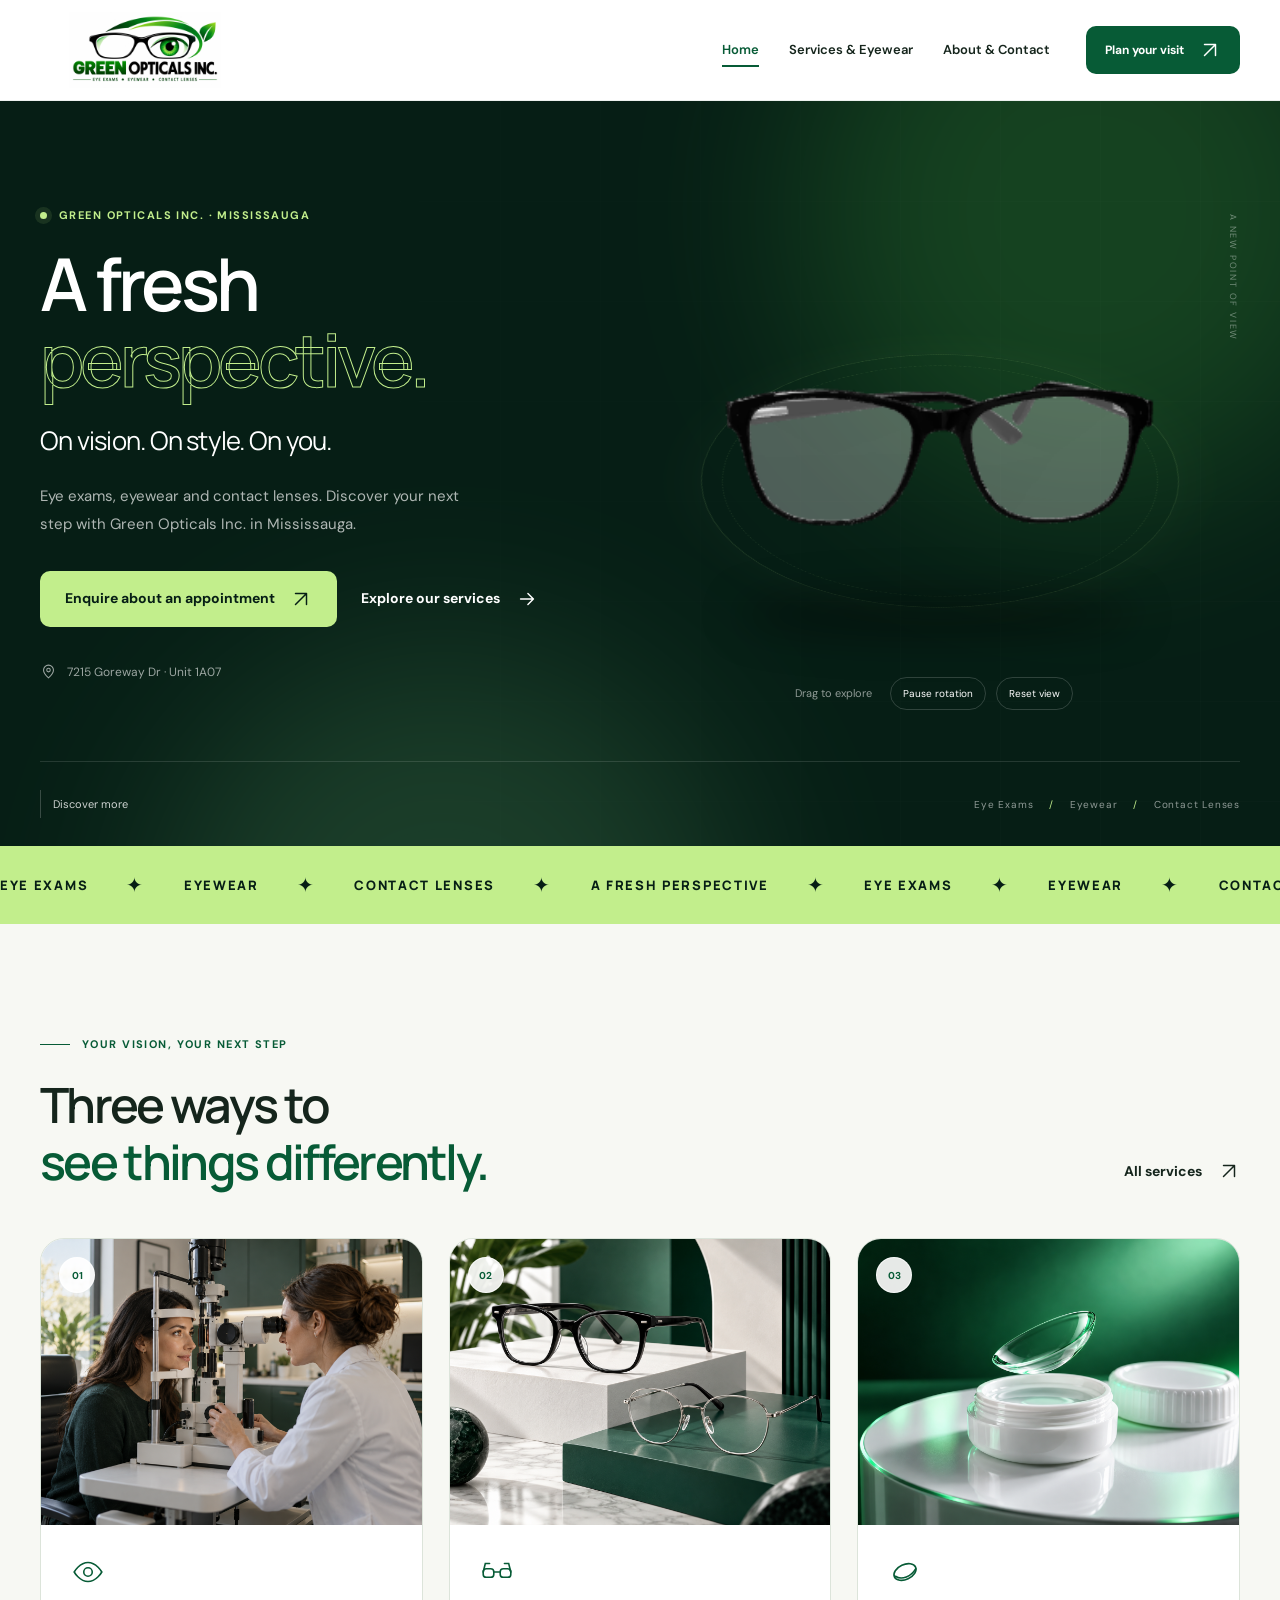
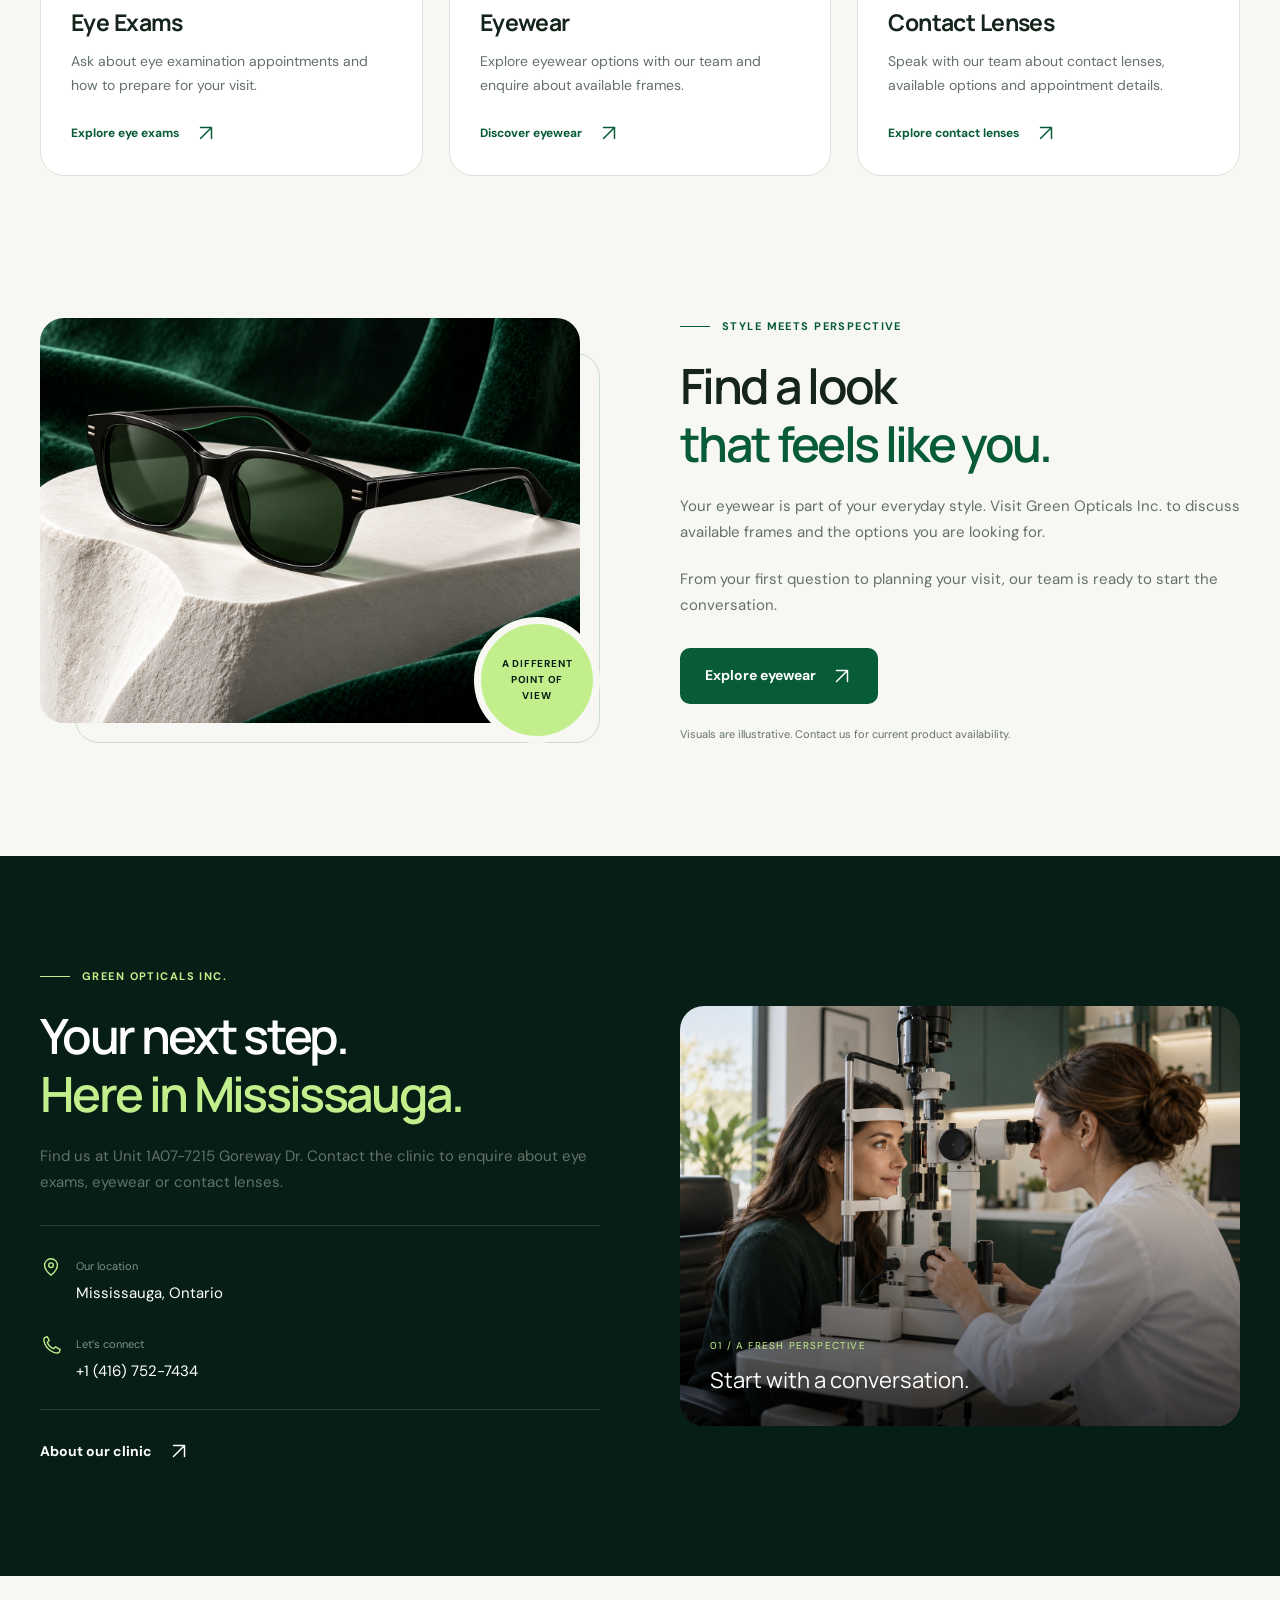
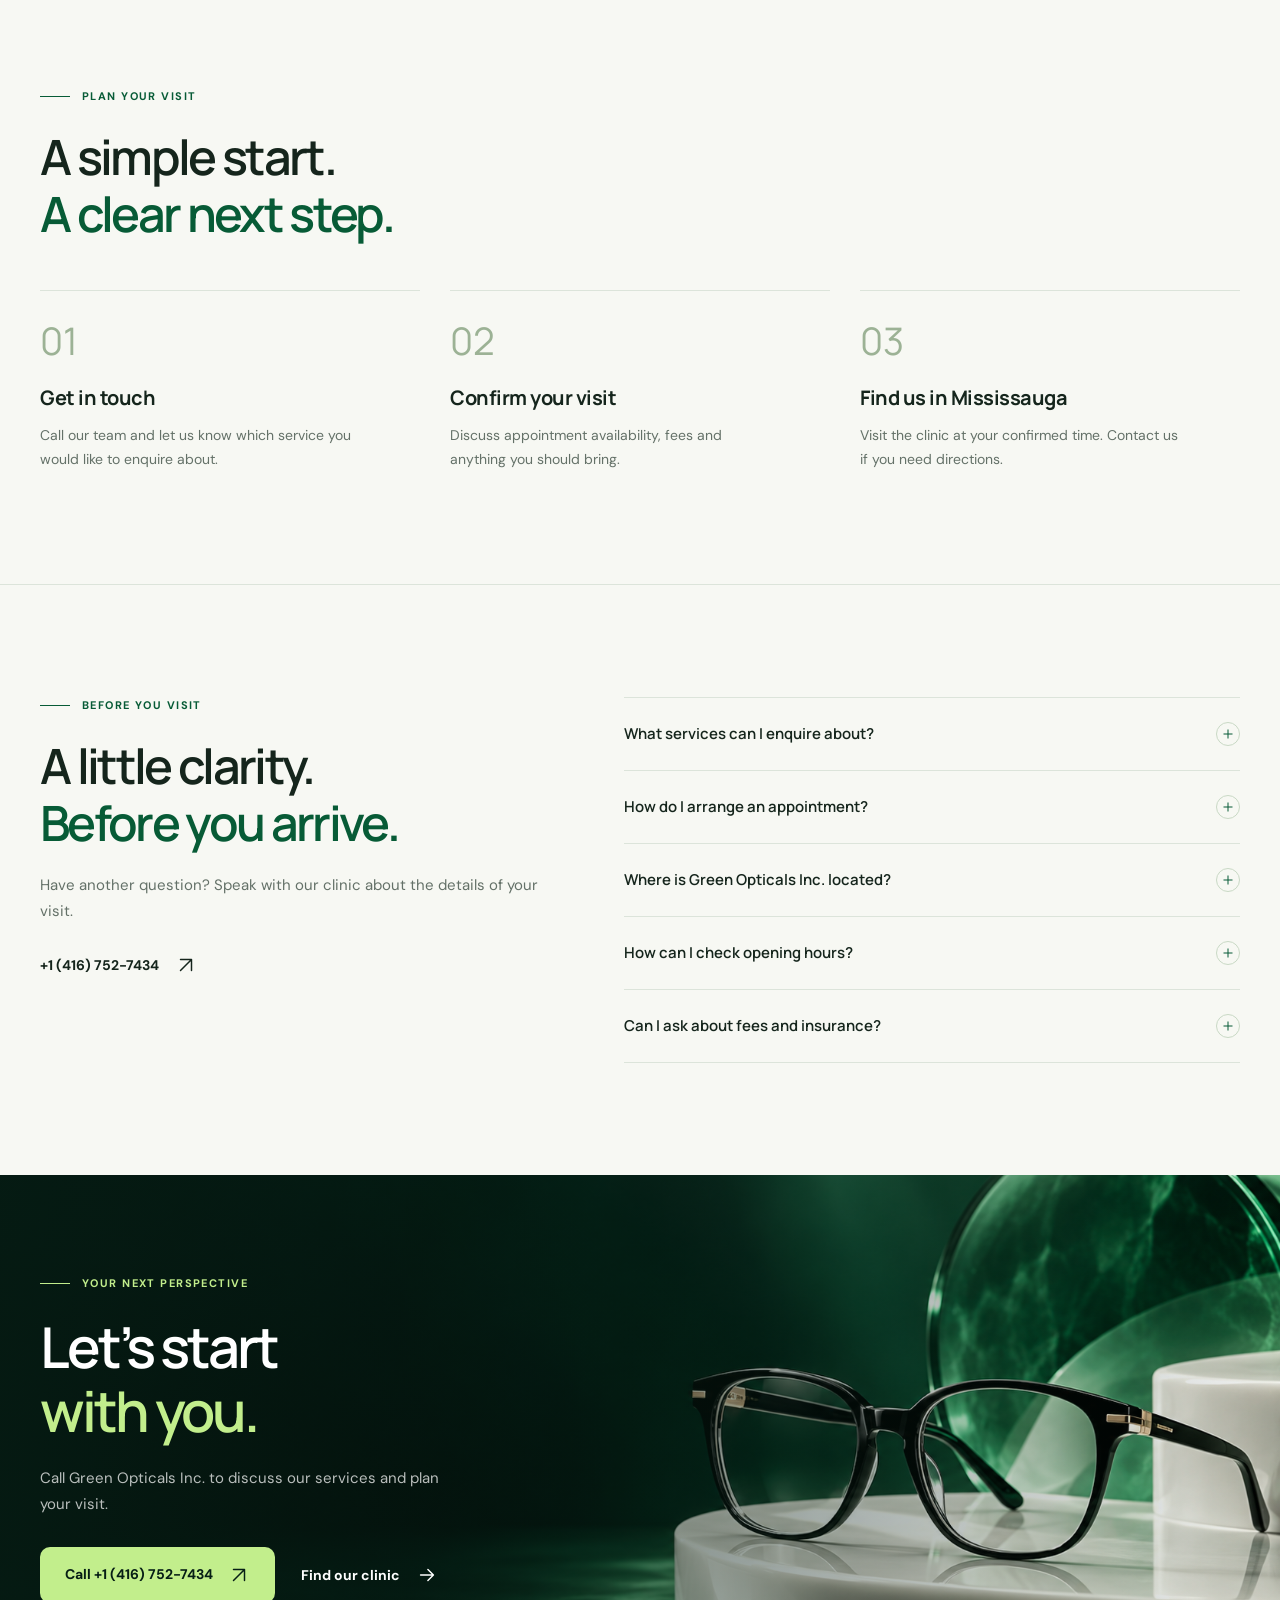
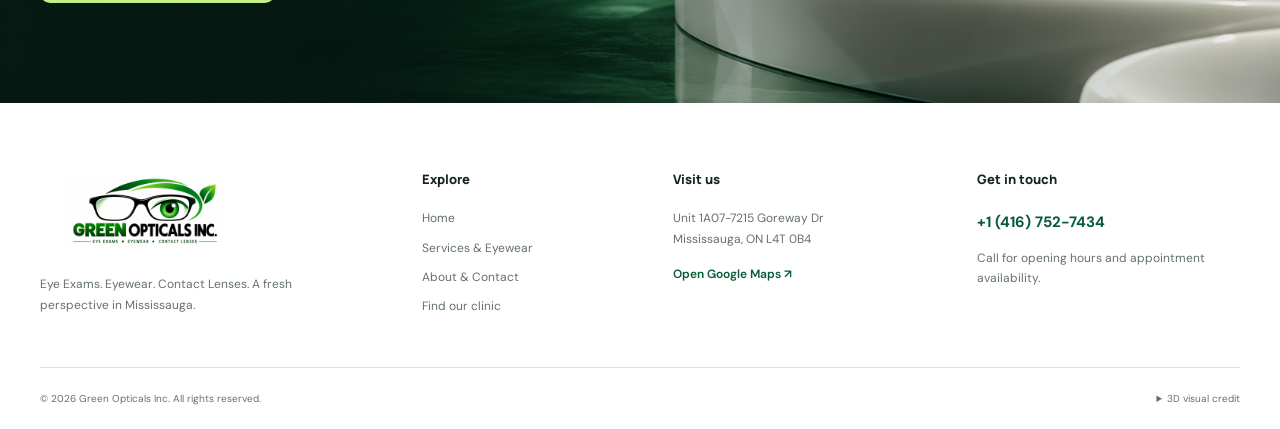
<file: index.html>
<!DOCTYPE html>
<html lang="en-CA">
<head>
  <meta charset="UTF-8">
  <meta name="viewport" content="width=device-width, initial-scale=1">
  <meta name="theme-color" content="#073D28">

  <title>Green Opticals Inc. | Eye Exams &amp; Eyewear in Mississauga</title>

  <meta
    name="description"
    content="Discover eye exams, eyewear and contact lenses at Green Opticals Inc. in Mississauga. Call +1 (416) 752-7434 to enquire about your visit."
  >

  <link rel="icon" type="image/jpeg" href="Images/logo.jpeg">

  <link rel="preconnect" href="https://fonts.googleapis.com">
  <link rel="preconnect" href="https://fonts.gstatic.com" crossorigin>

  <link
    href="https://fonts.googleapis.com/css2?family=DM+Sans:wght@400;500;600;700&family=Manrope:wght@400;500;600;700;800&display=swap"
    rel="stylesheet"
  >

  <link rel="stylesheet" href="style.css">
  <script type="module" src="script.js"></script>
</head>

<body class="page-home">

  <a class="skip-link" href="#main-content">Skip to content</a>

  <!-- Animated introduction; JavaScript enables it -->
  <div class="intro" id="intro" aria-hidden="true" hidden>
    <div class="intro__ambient"></div>

    <div class="intro__content">
      <div class="intro__orbit intro__orbit--one"></div>
      <div class="intro__orbit intro__orbit--two"></div>

      <div class="intro__logo">
        <img
          src="Images/logo.jpeg"
          alt=""
          width="1600"
          height="800"
        >
      </div>

      <p class="intro__caption">A fresh perspective.</p>

      <div class="intro__progress">
        <span></span>
      </div>
    </div>
  </div>

  <!-- Decorative optical cursor -->
  <div class="lens-cursor" id="lens-cursor" aria-hidden="true" hidden>
    <div class="lens-cursor__glass"></div>
    <div class="lens-cursor__bracket lens-cursor__bracket--tl"></div>
    <div class="lens-cursor__bracket lens-cursor__bracket--tr"></div>
    <div class="lens-cursor__bracket lens-cursor__bracket--bl"></div>
    <div class="lens-cursor__bracket lens-cursor__bracket--br"></div>
    <span class="lens-cursor__label"></span>
  </div>

  <!-- Shared SVG icons -->
  <svg
    class="svg-definitions"
    width="0"
    height="0"
    aria-hidden="true"
    focusable="false"
  >
    <defs>
      <symbol id="icon-arrow" viewBox="0 0 24 24">
        <path
          d="M5 12h14m-6-6 6 6-6 6"
          fill="none"
          stroke="currentColor"
          stroke-width="1.6"
          stroke-linecap="round"
          stroke-linejoin="round"
        />
      </symbol>

      <symbol id="icon-diagonal" viewBox="0 0 24 24">
        <path
          d="M6 18 18 6M6 6h12v12"
          fill="none"
          stroke="currentColor"
          stroke-width="1.6"
          stroke-linecap="round"
          stroke-linejoin="round"
        />
      </symbol>

      <symbol id="icon-phone" viewBox="0 0 24 24">
        <path
          d="M8 3 5 4c-1 1-1 3 0 6 2 5 5 8 10 10 3 1 5 1 6 0l1-3-5-3-2 2c-3-1-6-4-7-7l2-2-2-4Z"
          fill="none"
          stroke="currentColor"
          stroke-width="1.5"
          stroke-linejoin="round"
        />
      </symbol>

      <symbol id="icon-location" viewBox="0 0 24 24">
        <path
          d="M19 10c0 5-7 11-7 11S5 15 5 10a7 7 0 1 1 14 0Z"
          fill="none"
          stroke="currentColor"
          stroke-width="1.5"
        />
        <circle
          cx="12"
          cy="10"
          r="2.5"
          fill="none"
          stroke="currentColor"
          stroke-width="1.5"
        />
      </symbol>

      <symbol id="icon-eye" viewBox="0 0 32 32">
        <path
          d="M3 16s5-9 13-9 13 9 13 9-5 9-13 9S3 16 3 16Z"
          fill="none"
          stroke="currentColor"
          stroke-width="1.5"
        />
        <circle
          cx="16"
          cy="16"
          r="4"
          fill="none"
          stroke="currentColor"
          stroke-width="1.5"
        />
      </symbol>

      <symbol id="icon-glasses" viewBox="0 0 32 32">
        <rect
          x="3"
          y="13"
          width="10"
          height="8"
          rx="3"
          fill="none"
          stroke="currentColor"
          stroke-width="1.5"
        />
        <rect
          x="19"
          y="13"
          width="10"
          height="8"
          rx="3"
          fill="none"
          stroke="currentColor"
          stroke-width="1.5"
        />
        <path
          d="M13 16h6M3 16 5 8h4m20 8-2-8h-4"
          fill="none"
          stroke="currentColor"
          stroke-width="1.5"
          stroke-linecap="round"
        />
      </symbol>

      <symbol id="icon-lens" viewBox="0 0 32 32">
        <ellipse
          cx="16"
          cy="16"
          rx="11"
          ry="7"
          transform="rotate(-25 16 16)"
          fill="none"
          stroke="currentColor"
          stroke-width="1.5"
        />
        <path
          d="M7 20c6 4 15 0 19-7"
          fill="none"
          stroke="currentColor"
          stroke-width="1.5"
          stroke-linecap="round"
        />
      </symbol>
    </defs>
  </svg>

  <!-- Header -->
  <header class="site-header" id="site-header">
    <div class="container header__inner">

      <a
        class="brand"
        href="index.html"
        aria-label="Green Opticals Inc. — Home"
        data-cursor="HOME"
      >
        <img
          src="Images/logo.jpeg"
          alt="Green Opticals Inc."
          width="1600"
          height="800"
        >
      </a>

      <button
        class="menu-toggle"
        id="menu-toggle"
        type="button"
        aria-label="Open navigation"
        aria-controls="primary-navigation"
        aria-expanded="false"
        hidden
      >
        <span></span>
        <span></span>
      </button>

      <nav
        class="primary-navigation"
        id="primary-navigation"
        aria-label="Main navigation"
      >
        <ul class="nav-list">
          <li>
            <a href="index.html" aria-current="page" data-cursor="VIEW">
              Home
            </a>
          </li>
          <li>
            <a href="services.html" data-cursor="VIEW">
              Services &amp; Eyewear
            </a>
          </li>
          <li>
            <a href="about-contact.html" data-cursor="VIEW">
              About &amp; Contact
            </a>
          </li>
        </ul>

        <a
          class="button button--green header__cta"
          href="tel:+14167527434"
          data-cursor="CALL"
        >
          <span>Plan your visit</span>
          <svg class="icon" aria-hidden="true">
            <use href="#icon-diagonal"></use>
          </svg>
        </a>
      </nav>
    </div>
  </header>

  <main id="main-content">

    <!-- Interactive 3D hero -->
    <section class="hero" id="hero" aria-labelledby="hero-title">

      <div class="hero__ambient" aria-hidden="true">
        <div class="hero__glow hero__glow--one"></div>
        <div class="hero__glow hero__glow--two"></div>
        <div class="hero__grid"></div>
      </div>

      <div class="container hero__layout">

        <div class="hero__copy">
          <p class="eyebrow eyebrow--light" data-reveal>
            <span class="status-dot" aria-hidden="true"></span>
            Green Opticals Inc. · Mississauga
          </p>

          <h1 id="hero-title" data-reveal>
            A fresh
            <span class="hero__headline-outline">perspective.</span>
            <span class="hero__headline-small">
              On vision. On style. On you.
            </span>
          </h1>

          <p class="hero__description" data-reveal>
            Eye exams, eyewear and contact lenses.
            Discover your next step with Green Opticals Inc.
            in Mississauga.
          </p>

          <div class="hero__actions" data-reveal>
            <a
              class="button button--lime"
              href="tel:+14167527434"
              data-cursor="CALL"
            >
              <span>Enquire about an appointment</span>
              <svg class="icon" aria-hidden="true">
                <use href="#icon-diagonal"></use>
              </svg>
            </a>

            <a
              class="text-link text-link--light"
              href="services.html"
              data-cursor="EXPLORE"
            >
              <span>Explore our services</span>
              <svg class="icon" aria-hidden="true">
                <use href="#icon-arrow"></use>
              </svg>
            </a>
          </div>

          <div class="hero__location" data-reveal>
            <svg class="icon" aria-hidden="true">
              <use href="#icon-location"></use>
            </svg>
            <span>7215 Goreway Dr · Unit 1A07</span>
          </div>
        </div>

        <div class="hero__visual">
          <div class="optical-stage" id="optical-stage">

            <!-- Visible while the model loads or if 3D is unavailable -->
            <img
              class="optical-stage__poster"
              id="model-poster"
              src="Images/hero-eyewear.png"
              alt="Illustrative black eyeglasses with emerald lighting."
              width="1672"
              height="941"
              fetchpriority="high"
            >

            <!-- script.js will initialise the interactive model here -->
            <div
              class="optical-stage__viewer"
              id="glasses-viewer"
              data-model="Models/eye_glasses_optimized.glb"
              aria-label="Interactive eyeglasses model"
            ></div>

            <div class="optical-stage__orbit" aria-hidden="true"></div>
            <div class="optical-stage__base" aria-hidden="true"></div>

            <span class="optical-stage__label" aria-hidden="true">
              A NEW POINT OF VIEW
            </span>

            <p
              class="model-status"
              id="model-status"
              role="status"
              aria-live="polite"
              hidden
            ></p>
          </div>

          <div class="model-controls" id="model-controls" hidden>
            <span class="model-controls__hint" id="model-hint">
              Drag to explore
            </span>

            <button
              class="model-button"
              id="rotation-toggle"
              type="button"
              aria-pressed="false"
              data-cursor="PAUSE"
            >
              Pause rotation
            </button>

            <button
              class="model-button"
              id="model-reset"
              type="button"
              data-cursor="RESET"
            >
              Reset view
            </button>
          </div>
        </div>

      </div>

      <div class="container hero__bottom">
        <a class="scroll-link" href="#services" data-cursor="SCROLL">
          <span class="scroll-link__line" aria-hidden="true"></span>
          <span>Discover more</span>
        </a>

        <p>Eye Exams <span> / </span> Eyewear <span> / </span> Contact Lenses</p>
      </div>
    </section>

    <!-- Brand ribbon -->
    <div class="vision-ribbon" aria-label="Eye exams, eyewear and contact lenses">
      <div class="vision-ribbon__track" aria-hidden="true">
        <span>EYE EXAMS</span><span class="ribbon-star">✦</span>
        <span>EYEWEAR</span><span class="ribbon-star">✦</span>
        <span>CONTACT LENSES</span><span class="ribbon-star">✦</span>
        <span>A FRESH PERSPECTIVE</span><span class="ribbon-star">✦</span>
        <span>EYE EXAMS</span><span class="ribbon-star">✦</span>
        <span>EYEWEAR</span><span class="ribbon-star">✦</span>
        <span>CONTACT LENSES</span><span class="ribbon-star">✦</span>
        <span>A FRESH PERSPECTIVE</span><span class="ribbon-star">✦</span>
      </div>
    </div>

    <!-- Service cards -->
    <section
      class="section services-preview"
      id="services"
      aria-labelledby="services-title"
    >
      <div class="container">
        <div class="section-heading">
          <div>
            <p class="eyebrow" data-reveal>
              <span class="eyebrow__line" aria-hidden="true"></span>
              Your vision, your next step
            </p>

            <h2 id="services-title" data-reveal>
              Three ways to
              <span class="text-green">see things differently.</span>
            </h2>
          </div>

          <a
            class="text-link"
            href="services.html"
            data-reveal
            data-cursor="VIEW"
          >
            <span>All services</span>
            <svg class="icon" aria-hidden="true">
              <use href="#icon-diagonal"></use>
            </svg>
          </a>
        </div>

        <div class="service-grid">

          <article class="service-card" data-reveal data-tilt>
            <div class="service-card__image">
              <img
                src="Images/eye-exam.png"
                alt="Illustrative eye examination using a slit lamp."
                width="1448"
                height="1086"
                loading="lazy"
                decoding="async"
              >
              <span class="service-card__number">01</span>
            </div>

            <div class="service-card__body">
              <svg class="service-card__icon" aria-hidden="true">
                <use href="#icon-eye"></use>
              </svg>

              <h3>Eye Exams</h3>
              <p>
                Ask about eye examination appointments
                and how to prepare for your visit.
              </p>

              <a
                class="text-link"
                href="services.html#eye-exams"
                data-cursor="VIEW"
              >
                <span>Explore eye exams</span>
                <svg class="icon" aria-hidden="true">
                  <use href="#icon-diagonal"></use>
                </svg>
              </a>
            </div>
          </article>

          <article class="service-card" data-reveal data-tilt>
            <div class="service-card__image">
              <img
                src="Images/eyewear-collection.png"
                alt="Illustrative black acetate and silver metal eyeglass frames."
                width="1448"
                height="1086"
                loading="lazy"
                decoding="async"
              >
              <span class="service-card__number">02</span>
            </div>

            <div class="service-card__body">
              <svg class="service-card__icon" aria-hidden="true">
                <use href="#icon-glasses"></use>
              </svg>

              <h3>Eyewear</h3>
              <p>
                Explore eyewear options with our team
                and enquire about available frames.
              </p>

              <a
                class="text-link"
                href="services.html#eyewear"
                data-cursor="VIEW"
              >
                <span>Discover eyewear</span>
                <svg class="icon" aria-hidden="true">
                  <use href="#icon-diagonal"></use>
                </svg>
              </a>
            </div>
          </article>

          <article class="service-card" data-reveal data-tilt>
            <div class="service-card__image">
              <img
                src="Images/contact-lenses.png"
                alt="Illustrative transparent contact lens above a white lens case."
                width="1448"
                height="1086"
                loading="lazy"
                decoding="async"
              >
              <span class="service-card__number">03</span>
            </div>

            <div class="service-card__body">
              <svg class="service-card__icon" aria-hidden="true">
                <use href="#icon-lens"></use>
              </svg>

              <h3>Contact Lenses</h3>
              <p>
                Speak with our team about contact lenses,
                available options and appointment details.
              </p>

              <a
                class="text-link"
                href="services.html#contact-lenses"
                data-cursor="VIEW"
              >
                <span>Explore contact lenses</span>
                <svg class="icon" aria-hidden="true">
                  <use href="#icon-diagonal"></use>
                </svg>
              </a>
            </div>
          </article>

        </div>
      </div>
    </section>

    <!-- Eyewear editorial -->
    <section class="section eyewear-story" aria-labelledby="eyewear-title">
      <div class="container split-layout">

        <div class="editorial-image" data-reveal>
          <div class="editorial-image__frame" data-tilt>
            <img
              src="Images/sunglasses.png"
              alt="Illustrative black sunglasses on a white display with green velvet."
              width="1448"
              height="1086"
              loading="lazy"
              decoding="async"
            >
          </div>

          <span class="editorial-image__badge" aria-hidden="true">
            A DIFFERENT<br>POINT OF VIEW
          </span>
        </div>

        <div class="section-copy">
          <p class="eyebrow" data-reveal>
            <span class="eyebrow__line" aria-hidden="true"></span>
            Style meets perspective
          </p>

          <h2 id="eyewear-title" data-reveal>
            Find a look
            <span class="text-green">that feels like you.</span>
          </h2>

          <p data-reveal>
            Your eyewear is part of your everyday style.
            Visit Green Opticals Inc. to discuss available
            frames and the options you are looking for.
          </p>

          <p data-reveal>
            From your first question to planning your visit,
            our team is ready to start the conversation.
          </p>

          <a
            class="button button--green"
            href="services.html#eyewear"
            data-reveal
            data-cursor="EXPLORE"
          >
            <span>Explore eyewear</span>
            <svg class="icon" aria-hidden="true">
              <use href="#icon-diagonal"></use>
            </svg>
          </a>

          <p class="image-note" data-reveal>
            Visuals are illustrative. Contact us for current product availability.
          </p>
        </div>

      </div>
    </section>

    <!-- Clinic introduction -->
    <section
      class="section clinic-story section--dark"
      aria-labelledby="clinic-title"
    >
      <div class="container split-layout">

        <div class="section-copy">
          <p class="eyebrow eyebrow--light" data-reveal>
            <span class="eyebrow__line" aria-hidden="true"></span>
            Green Opticals Inc.
          </p>

          <h2 id="clinic-title" data-reveal>
            Your next step.
            <span class="text-lime">Here in Mississauga.</span>
          </h2>

          <p data-reveal>
            Find us at Unit 1A07-7215 Goreway Dr.
            Contact the clinic to enquire about eye exams,
            eyewear or contact lenses.
          </p>

          <div class="clinic-facts" data-reveal>
            <div class="clinic-fact">
              <svg class="icon" aria-hidden="true">
                <use href="#icon-location"></use>
              </svg>
              <div>
                <span>Our location</span>
                <p>Mississauga, Ontario</p>
              </div>
            </div>

            <div class="clinic-fact">
              <svg class="icon" aria-hidden="true">
                <use href="#icon-phone"></use>
              </svg>
              <div>
                <span>Let’s connect</span>
                <a href="tel:+14167527434">+1 (416) 752-7434</a>
              </div>
            </div>
          </div>

          <a
            class="text-link text-link--light"
            href="about-contact.html"
            data-reveal
            data-cursor="VIEW"
          >
            <span>About our clinic</span>
            <svg class="icon" aria-hidden="true">
              <use href="#icon-diagonal"></use>
            </svg>
          </a>
        </div>

        <div class="clinic-story__visual" data-reveal>
          <img
            src="Images/eye-exam.png"
            alt="Illustrative optometrist and patient during an eye examination."
            width="1448"
            height="1086"
            loading="lazy"
            decoding="async"
          >

          <div class="clinic-story__caption">
            <span>01 / A fresh perspective</span>
            <p>Start with a conversation.</p>
          </div>
        </div>

      </div>
    </section>

    <!-- Visit process -->
    <section class="section visit-process" aria-labelledby="process-title">
      <div class="container">
        <div class="section-heading">
          <div>
            <p class="eyebrow" data-reveal>
              <span class="eyebrow__line" aria-hidden="true"></span>
              Plan your visit
            </p>

            <h2 id="process-title" data-reveal>
              A simple start.
              <span class="text-green">A clear next step.</span>
            </h2>
          </div>
        </div>

        <ol class="process-grid">
          <li class="process-card" data-reveal>
            <span class="process-card__number">01</span>
            <h3>Get in touch</h3>
            <p>
              Call our team and let us know which service
              you would like to enquire about.
            </p>
          </li>

          <li class="process-card" data-reveal>
            <span class="process-card__number">02</span>
            <h3>Confirm your visit</h3>
            <p>
              Discuss appointment availability, fees
              and anything you should bring.
            </p>
          </li>

          <li class="process-card" data-reveal>
            <span class="process-card__number">03</span>
            <h3>Find us in Mississauga</h3>
            <p>
              Visit the clinic at your confirmed time.
              Contact us if you need directions.
            </p>
          </li>
        </ol>
      </div>
    </section>

    <!-- FAQ -->
    <section class="section faq-section" aria-labelledby="faq-title">
      <div class="container faq-layout">

        <div class="section-copy">
          <p class="eyebrow" data-reveal>
            <span class="eyebrow__line" aria-hidden="true"></span>
            Before you visit
          </p>

          <h2 id="faq-title" data-reveal>
            A little clarity.
            <span class="text-green">Before you arrive.</span>
          </h2>

          <p data-reveal>
            Have another question? Speak with our clinic
            about the details of your visit.
          </p>

          <a
            class="text-link"
            href="tel:+14167527434"
            data-reveal
            data-cursor="CALL"
          >
            <span>+1 (416) 752-7434</span>
            <svg class="icon" aria-hidden="true">
              <use href="#icon-diagonal"></use>
            </svg>
          </a>
        </div>

        <div class="faq-list" data-reveal>

          <details class="faq-item">
            <summary>
              <span>What services can I enquire about?</span>
              <span class="faq-item__indicator" aria-hidden="true"></span>
            </summary>
            <div class="faq-item__answer">
              <p>
                You can enquire about eye exams, eyewear and contact
                lenses. Our team can explain availability
                and the next steps for your visit.
              </p>
            </div>
          </details>

          <details class="faq-item">
            <summary>
              <span>How do I arrange an appointment?</span>
              <span class="faq-item__indicator" aria-hidden="true"></span>
            </summary>
            <div class="faq-item__answer">
              <p>
                Call
                <a href="tel:+14167527434">+1 (416) 752-7434</a>
                to discuss appointment availability.
                Please confirm your date and time with the clinic.
              </p>
            </div>
          </details>

          <details class="faq-item">
            <summary>
              <span>Where is Green Opticals Inc. located?</span>
              <span class="faq-item__indicator" aria-hidden="true"></span>
            </summary>
            <div class="faq-item__answer">
              <p>
                Unit 1A07-7215 Goreway Dr,
                Mississauga, ON L4T 0B4.
              </p>
            </div>
          </details>

          <details class="faq-item">
            <summary>
              <span>How can I check opening hours?</span>
              <span class="faq-item__indicator" aria-hidden="true"></span>
            </summary>
            <div class="faq-item__answer">
              <p>
                Contact our clinic for current opening hours
                before planning your visit.
              </p>
            </div>
          </details>

          <details class="faq-item">
            <summary>
              <span>Can I ask about fees and insurance?</span>
              <span class="faq-item__indicator" aria-hidden="true"></span>
            </summary>
            <div class="faq-item__answer">
              <p>
                Yes. Contact the clinic for service fees,
                payment arrangements and any relevant paperwork.
                Confirm coverage with your insurer where applicable.
              </p>
            </div>
          </details>

        </div>
      </div>
    </section>

    <!-- Contact banner -->
    <section class="contact-banner" aria-labelledby="contact-title">
      <div class="contact-banner__media" aria-hidden="true">
        <img
          src="Images/contact-banner.png"
          alt=""
          width="1672"
          height="941"
          loading="lazy"
          decoding="async"
        >
      </div>

      <div class="contact-banner__overlay" aria-hidden="true"></div>

      <div class="container contact-banner__inner">
        <p class="eyebrow eyebrow--light" data-reveal>
          <span class="eyebrow__line" aria-hidden="true"></span>
          Your next perspective
        </p>

        <h2 id="contact-title" data-reveal>
          Let’s start
          <span class="text-lime">with you.</span>
        </h2>

        <p data-reveal>
          Call Green Opticals Inc. to discuss our services
          and plan your visit.
        </p>

        <div class="contact-banner__actions" data-reveal>
          <a
            class="button button--lime"
            href="tel:+14167527434"
            data-cursor="CALL"
          >
            <span>Call +1 (416) 752-7434</span>
            <svg class="icon" aria-hidden="true">
              <use href="#icon-diagonal"></use>
            </svg>
          </a>

          <a
            class="text-link text-link--light"
            href="about-contact.html#location"
            data-cursor="VISIT"
          >
            <span>Find our clinic</span>
            <svg class="icon" aria-hidden="true">
              <use href="#icon-arrow"></use>
            </svg>
          </a>
        </div>
      </div>
    </section>

  </main>

  <!-- Footer -->
  <footer class="site-footer">
    <div class="container footer__grid">

      <div class="footer__brand">
        <a
          class="brand brand--footer"
          href="index.html"
          aria-label="Green Opticals Inc. — Home"
          data-cursor="HOME"
        >
          <img
            src="Images/logo.jpeg"
            alt="Green Opticals Inc."
            width="1600"
            height="800"
            loading="lazy"
          >
        </a>

        <p>
          Eye Exams. Eyewear. Contact Lenses.
          A fresh perspective in Mississauga.
        </p>
      </div>

      <div class="footer__column">
        <h2>Explore</h2>
        <ul>
          <li><a href="index.html">Home</a></li>
          <li><a href="services.html">Services &amp; Eyewear</a></li>
          <li><a href="about-contact.html">About &amp; Contact</a></li>
          <li><a href="about-contact.html#location">Find our clinic</a></li>
        </ul>
      </div>

      <div class="footer__column">
        <h2>Visit us</h2>
        <address>
          Unit 1A07-7215 Goreway Dr<br>
          Mississauga, ON L4T 0B4
        </address>

        <a
          class="footer__map-link"
          href="https://www.google.com/maps/search/?api=1&amp;query=Unit%201A07-7215%20Goreway%20Dr%2C%20Mississauga%2C%20ON%20L4T%200B4"
          target="_blank"
          rel="noopener noreferrer"
        >
          Open Google Maps ↗
        </a>
      </div>

      <div class="footer__column">
        <h2>Get in touch</h2>
        <a class="footer__phone" href="tel:+14167527434">
          +1 (416) 752-7434
        </a>
        <p>Call for opening hours and appointment availability.</p>
      </div>

    </div>

    <div class="container footer__bottom">
      <p>
        &copy; <span data-current-year>2026</span>
        Green Opticals Inc. All rights reserved.
      </p>

      <details class="model-credit">
        <summary>3D visual credit</summary>
        <p>
          “Eye Glasses” by
          <a
            href="https://sketchfab.com/3d-models/eye-glasses-2078d5e4f15b499f993495131bd42ffa"
            target="_blank"
            rel="noopener noreferrer"
          >
            Zylix3d
          </a>,
          used under
          <a
            href="https://creativecommons.org/licenses/by/4.0/"
            target="_blank"
            rel="noopener noreferrer"
          >
            CC BY 4.0
          </a>.
          Display lighting and presentation adapted for this website.
        </p>
      </details>
    </div>
  </footer>

  <!-- Mobile call button -->
  <a
    class="mobile-call"
    href="tel:+14167527434"
    aria-label="Call Green Opticals Inc. at +1 (416) 752-7434"
  >
    <svg class="icon" aria-hidden="true">
      <use href="#icon-phone"></use>
    </svg>
    <span>Call to plan your visit</span>
  </a>

  <a
    class="back-to-top"
    id="back-to-top"
    href="#site-header"
    aria-label="Back to top"
    hidden
  >
    <svg class="icon" aria-hidden="true">
      <use href="#icon-diagonal"></use>
    </svg>
  </a>

</body>
</html>
</file>
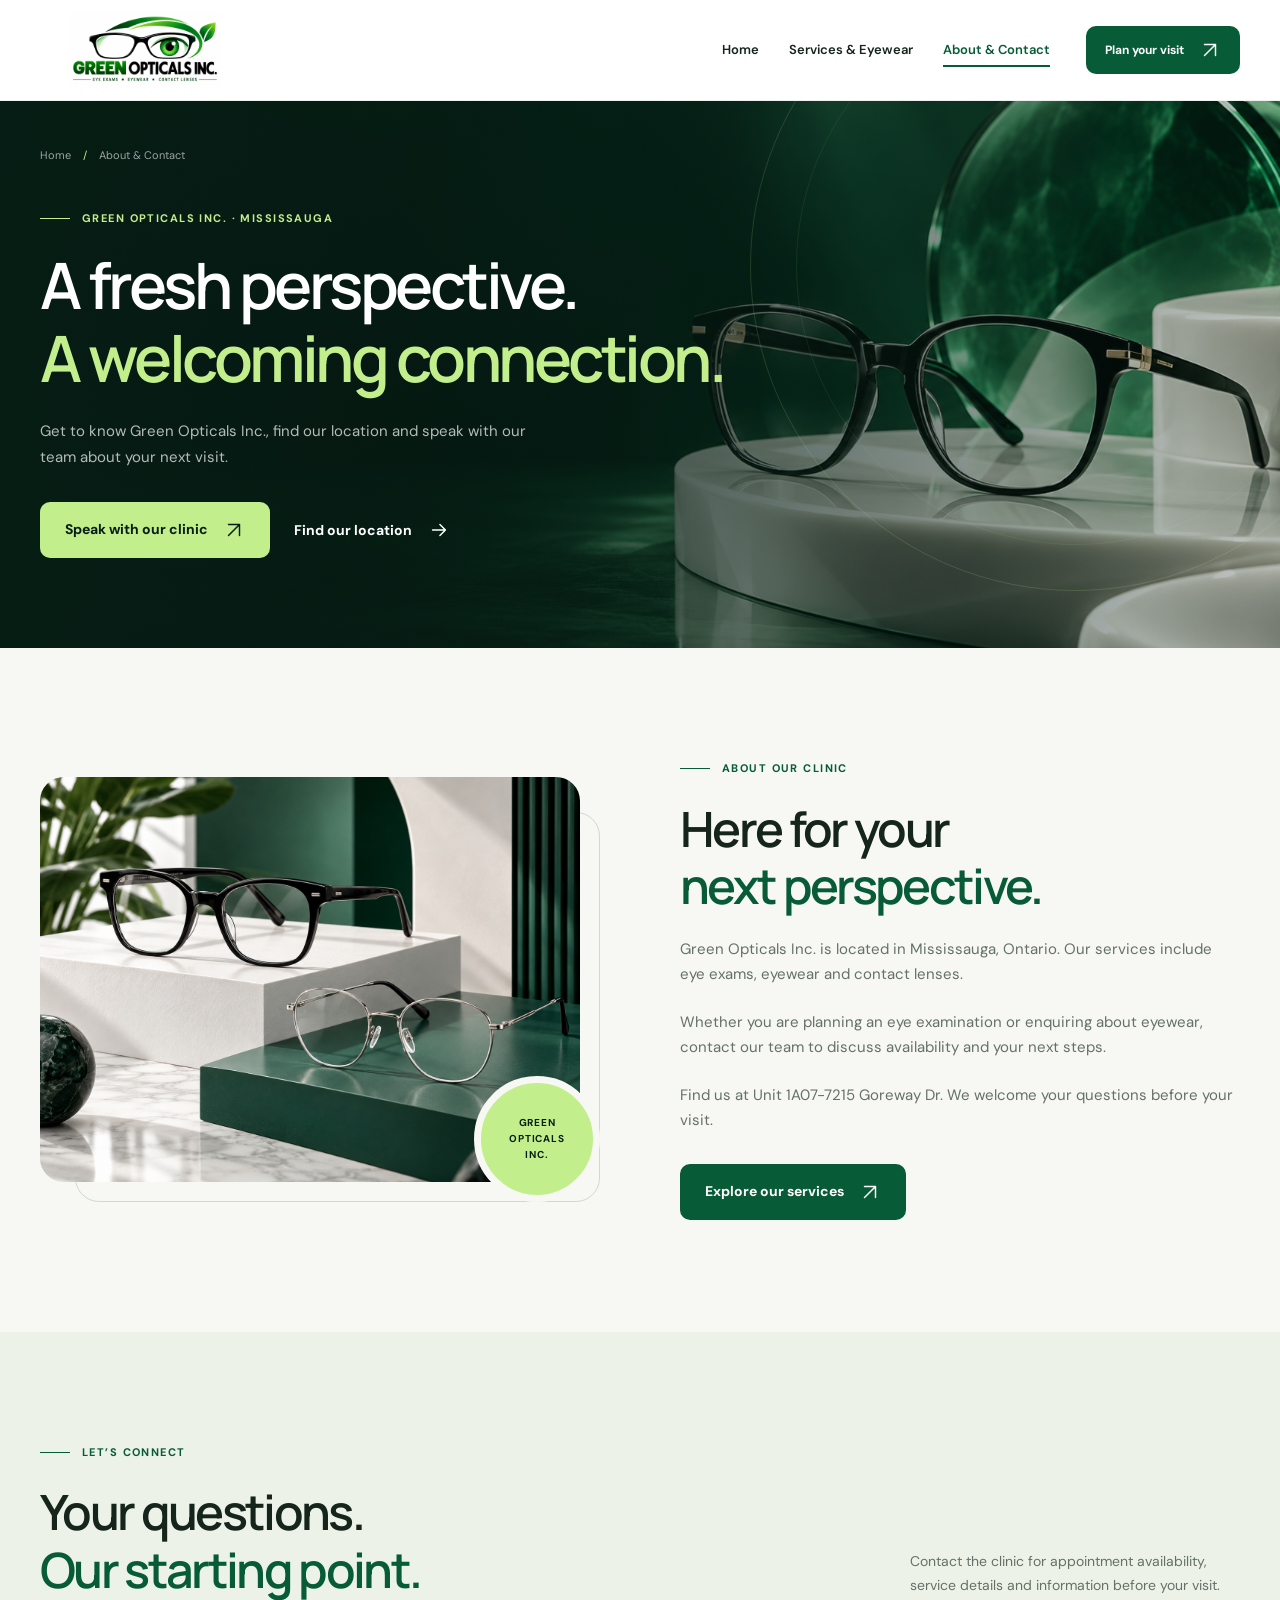
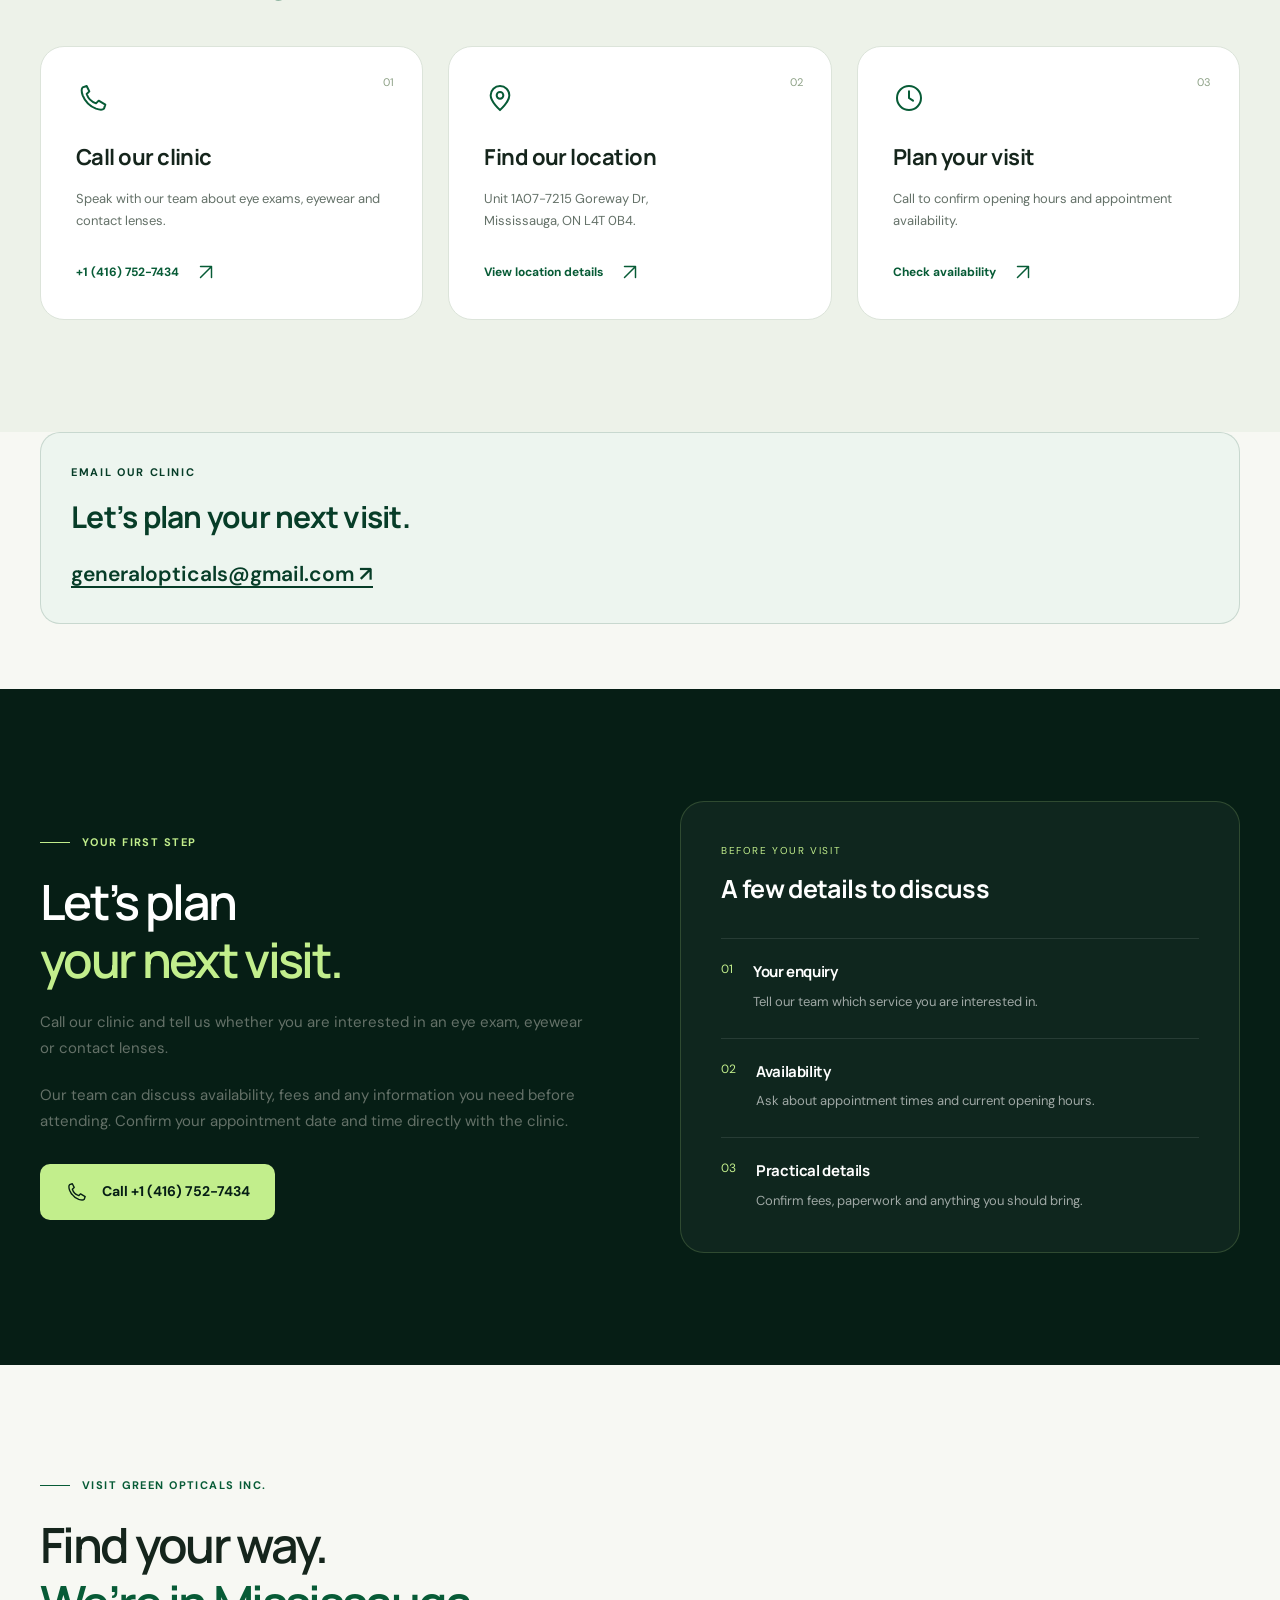
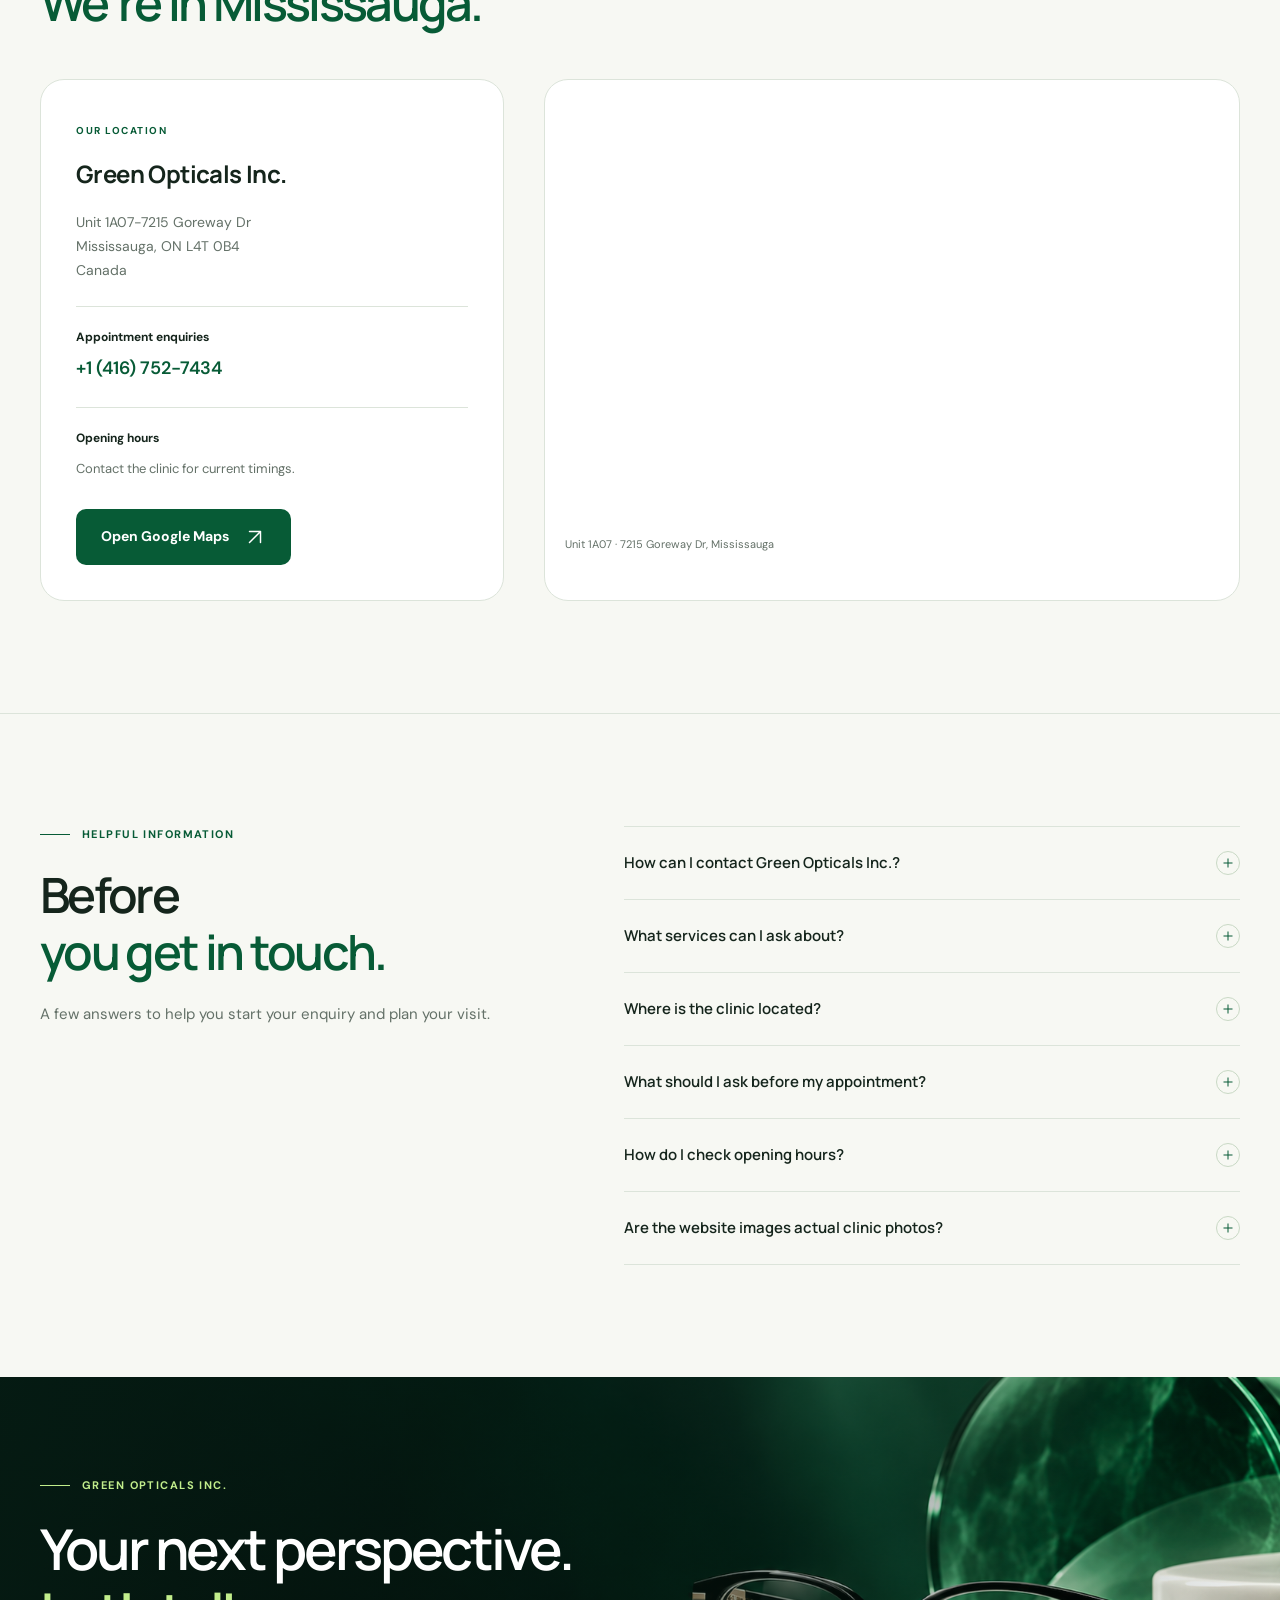
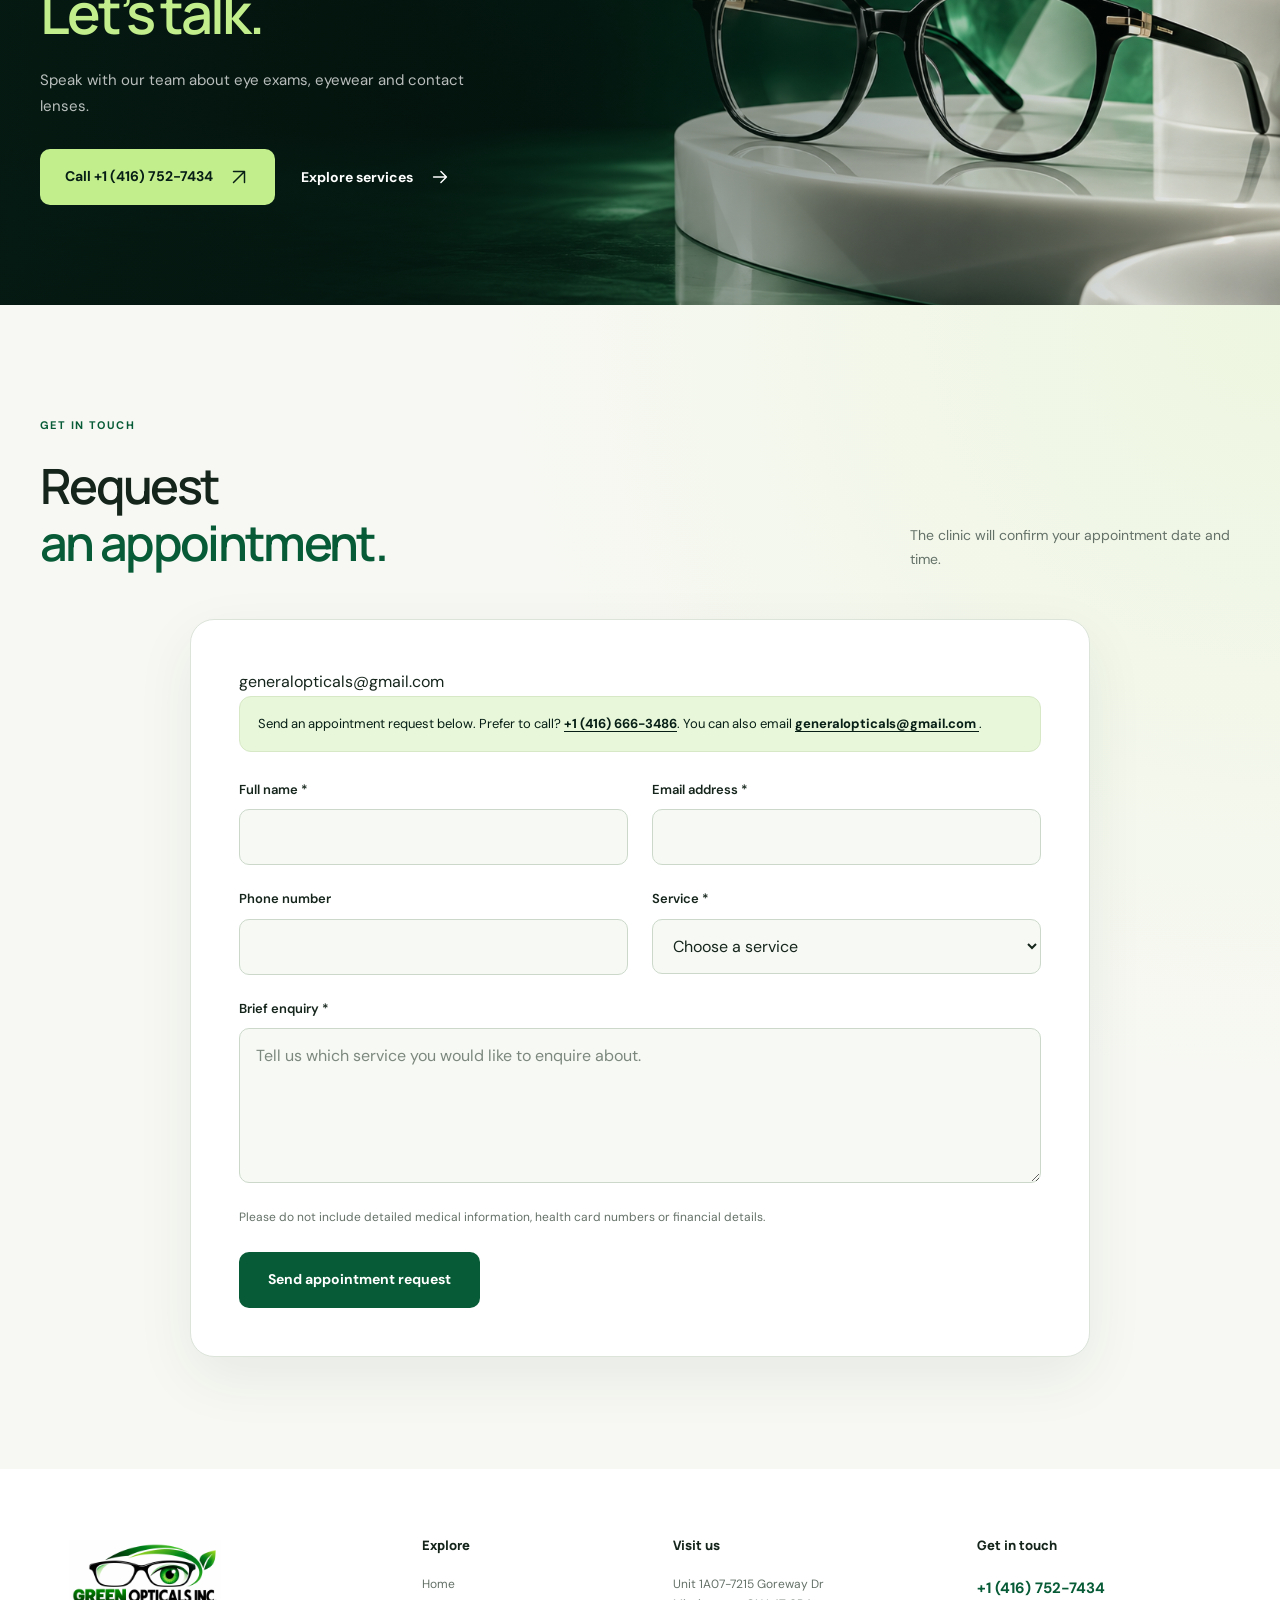
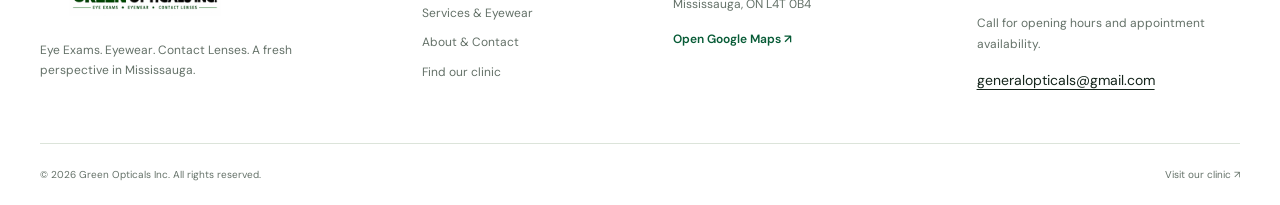
<file: about-contact.html>
<!DOCTYPE html>
<html lang="en-CA">
<head>
  <meta charset="UTF-8">
  <meta name="viewport" content="width=device-width, initial-scale=1">
  <meta name="theme-color" content="#073D28">

  <title>About &amp; Contact | Green Opticals Inc., Mississauga</title>

  <meta
    name="description"
    content="Visit Green Opticals Inc. at Unit 1A07-7215 Goreway Dr, Mississauga, ON L4T 0B4. Call +1 (416) 752-7434 for eye exam, eyewear and contact lens enquiries."
  >

  <link rel="icon" type="image/jpeg" href="Images/logo.jpeg">
  <link rel="preconnect" href="https://fonts.googleapis.com">
  <link rel="preconnect" href="https://fonts.gstatic.com" crossorigin>

  <link
    href="https://fonts.googleapis.com/css2?family=DM+Sans:wght@400;500;600;700&family=Manrope:wght@400;500;600;700;800&display=swap"
    rel="stylesheet"
  >

  <link rel="stylesheet" href="style.css">
  <script type="module" src="script.js"></script>
</head>

<body class="page-about-contact">

  <a class="skip-link" href="#main-content">Skip to content</a>

  <!-- Optical cursor -->
  <div class="lens-cursor" id="lens-cursor" aria-hidden="true" hidden>
    <div class="lens-cursor__glass"></div>
    <div class="lens-cursor__bracket lens-cursor__bracket--tl"></div>
    <div class="lens-cursor__bracket lens-cursor__bracket--tr"></div>
    <div class="lens-cursor__bracket lens-cursor__bracket--bl"></div>
    <div class="lens-cursor__bracket lens-cursor__bracket--br"></div>
    <span class="lens-cursor__label"></span>
  </div>

  <!-- Shared icons -->
  <svg
    class="svg-definitions"
    width="0"
    height="0"
    aria-hidden="true"
    focusable="false"
  >
    <defs>
      <symbol id="icon-arrow" viewBox="0 0 24 24">
        <path
          d="M5 12h14m-6-6 6 6-6 6"
          fill="none"
          stroke="currentColor"
          stroke-width="1.6"
          stroke-linecap="round"
          stroke-linejoin="round"
        />
      </symbol>

      <symbol id="icon-diagonal" viewBox="0 0 24 24">
        <path
          d="M6 18 18 6M6 6h12v12"
          fill="none"
          stroke="currentColor"
          stroke-width="1.6"
          stroke-linecap="round"
          stroke-linejoin="round"
        />
      </symbol>

      <symbol id="icon-phone" viewBox="0 0 24 24">
        <path
          d="M8 3 5 4c-1 1-1 3 0 6 2 5 5 8 10 10 3 1 5 1 6 0l1-3-5-3-2 2c-3-1-6-4-7-7l2-2-2-4Z"
          fill="none"
          stroke="currentColor"
          stroke-width="1.5"
          stroke-linejoin="round"
        />
      </symbol>

      <symbol id="icon-location" viewBox="0 0 24 24">
        <path
          d="M19 10c0 5-7 11-7 11S5 15 5 10a7 7 0 1 1 14 0Z"
          fill="none"
          stroke="currentColor"
          stroke-width="1.5"
        />
        <circle
          cx="12" cy="10" r="2.5"
          fill="none"
          stroke="currentColor"
          stroke-width="1.5"
        />
      </symbol>

      <symbol id="icon-clock" viewBox="0 0 24 24">
        <circle
          cx="12" cy="12" r="9"
          fill="none"
          stroke="currentColor"
          stroke-width="1.5"
        />
        <path
          d="M12 7v5l3 2"
          fill="none"
          stroke="currentColor"
          stroke-width="1.5"
          stroke-linecap="round"
        />
      </symbol>
    </defs>
  </svg>

  <!-- Header -->
  <header class="site-header" id="site-header">
    <div class="container header__inner">

      <a
        class="brand"
        href="index.html"
        aria-label="Green Opticals Inc. — Home"
        data-cursor="HOME"
      >
        <img
          src="Images/logo.jpeg"
          alt="Green Opticals Inc."
          width="1600"
          height="800"
        >
      </a>

      <button
        class="menu-toggle"
        id="menu-toggle"
        type="button"
        aria-label="Open navigation"
        aria-controls="primary-navigation"
        aria-expanded="false"
        hidden
      >
        <span></span>
        <span></span>
      </button>

      <nav
        class="primary-navigation"
        id="primary-navigation"
        aria-label="Main navigation"
      >
        <ul class="nav-list">
          <li>
            <a href="index.html" data-cursor="VIEW">Home</a>
          </li>

          <li>
            <a href="services.html" data-cursor="VIEW">
              Services &amp; Eyewear
            </a>
          </li>

          <li>
            <a
              href="about-contact.html"
              aria-current="page"
              data-cursor="VIEW"
            >
              About &amp; Contact
            </a>
          </li>
        </ul>

        <a
          class="button button--green header__cta"
          href="tel:+14167527434"
          data-cursor="CALL"
        >
          <span>Plan your visit</span>
          <svg class="icon" aria-hidden="true">
            <use href="#icon-diagonal"></use>
          </svg>
        </a>
      </nav>

    </div>
  </header>

  <main id="main-content">

    <!-- About hero -->
    <section
      class="page-hero page-hero--about"
      aria-labelledby="page-title"
    >
      <div class="page-hero__media" aria-hidden="true">
        <img
          src="Images/contact-banner.png"
          alt=""
          width="1672"
          height="941"
          fetchpriority="high"
        >
      </div>

      <div class="page-hero__overlay" aria-hidden="true"></div>
      <div class="page-hero__orbit" aria-hidden="true"></div>

      <div class="container page-hero__inner">

        <nav class="breadcrumbs" aria-label="Breadcrumb">
          <ol>
            <li><a href="index.html">Home</a></li>
            <li aria-current="page">About &amp; Contact</li>
          </ol>
        </nav>

        <p class="eyebrow eyebrow--light" data-reveal>
          <span class="eyebrow__line" aria-hidden="true"></span>
          Green Opticals Inc. · Mississauga
        </p>

        <h1 id="page-title" data-reveal>
          A fresh perspective.
          <span class="text-lime">A welcoming connection.</span>
        </h1>

        <p class="page-hero__description" data-reveal>
          Get to know Green Opticals Inc., find our location
          and speak with our team about your next visit.
        </p>

        <div class="hero__actions" data-reveal>
          <a
            class="button button--lime"
            href="tel:+14167527434"
            data-cursor="CALL"
          >
            <span>Speak with our clinic</span>
            <svg class="icon" aria-hidden="true">
              <use href="#icon-diagonal"></use>
            </svg>
          </a>

          <a
            class="text-link text-link--light"
            href="#location"
            data-cursor="VISIT"
          >
            <span>Find our location</span>
            <svg class="icon" aria-hidden="true">
              <use href="#icon-arrow"></use>
            </svg>
          </a>
        </div>

      </div>
    </section>

    <!-- Clinic introduction -->
    <section
      class="section about-story"
      aria-labelledby="about-title"
    >
      <div class="container split-layout">

        <div class="editorial-image" data-reveal>
          <div class="editorial-image__frame" data-tilt>
            <img
              src="Images/eyewear-collection.png"
              alt="Illustrative eyewear display with acetate and metal frames."
              width="1448"
              height="1086"
              loading="lazy"
              decoding="async"
            >
          </div>

          <span class="editorial-image__badge" aria-hidden="true">
            GREEN<br>OPTICALS INC.
          </span>
        </div>

        <div class="section-copy">
          <p class="eyebrow" data-reveal>
            <span class="eyebrow__line" aria-hidden="true"></span>
            About our clinic
          </p>

          <h2 id="about-title" data-reveal>
            Here for your
            <span class="text-green">next perspective.</span>
          </h2>

          <p data-reveal>
            Green Opticals Inc. is located in Mississauga,
            Ontario. Our services include eye exams,
            eyewear and contact lenses.
          </p>

          <p data-reveal>
            Whether you are planning an eye examination
            or enquiring about eyewear, contact our team
            to discuss availability and your next steps.
          </p>

          <p data-reveal>
            Find us at Unit 1A07-7215 Goreway Dr.
            We welcome your questions before your visit.
          </p>

          <a
            class="button button--green"
            href="services.html"
            data-reveal
            data-cursor="EXPLORE"
          >
            <span>Explore our services</span>
            <svg class="icon" aria-hidden="true">
              <use href="#icon-diagonal"></use>
            </svg>
          </a>
        </div>

      </div>
    </section>

    <!-- Contact details -->
    <section
      class="section contact-section"
      id="contact"
      aria-labelledby="contact-options-title"
    >
      <div class="container">

        <div class="section-heading">
          <div>
            <p class="eyebrow" data-reveal>
              <span class="eyebrow__line" aria-hidden="true"></span>
              Let’s connect
            </p>

            <h2 id="contact-options-title" data-reveal>
              Your questions.
              <span class="text-green">Our starting point.</span>
            </h2>
          </div>

          <p class="section-heading__description" data-reveal>
            Contact the clinic for appointment availability,
            service details and information before your visit.
          </p>
        </div>

        <div class="contact-grid">

          <article class="contact-card" data-reveal data-tilt>
            <span class="contact-card__number">01</span>

            <svg class="contact-card__icon" aria-hidden="true">
              <use href="#icon-phone"></use>
            </svg>

            <h3>Call our clinic</h3>

            <p>
              Speak with our team about eye exams,
              eyewear and contact lenses.
            </p>

            <a
              class="text-link"
              href="tel:+14167527434"
              data-cursor="CALL"
            >
              <span>+1 (416) 752-7434</span>
              <svg class="icon" aria-hidden="true">
                <use href="#icon-diagonal"></use>
              </svg>
            </a>
          </article>

          <article class="contact-card" data-reveal data-tilt>
            <span class="contact-card__number">02</span>

            <svg class="contact-card__icon" aria-hidden="true">
              <use href="#icon-location"></use>
            </svg>

            <h3>Find our location</h3>

            <p>
              Unit 1A07-7215 Goreway Dr,<br>
              Mississauga, ON L4T 0B4.
            </p>

            <a
              class="text-link"
              href="#location"
              data-cursor="VISIT"
            >
              <span>View location details</span>
              <svg class="icon" aria-hidden="true">
                <use href="#icon-diagonal"></use>
              </svg>
            </a>
          </article>

          <article class="contact-card" data-reveal data-tilt>
            <span class="contact-card__number">03</span>

            <svg class="contact-card__icon" aria-hidden="true">
              <use href="#icon-clock"></use>
            </svg>

            <h3>Plan your visit</h3>

            <p>
              Call to confirm opening hours
              and appointment availability.
            </p>

            <a
              class="text-link"
              href="tel:+14167527434"
              data-cursor="CALL"
            >
              <span>Check availability</span>
              <svg class="icon" aria-hidden="true">
                <use href="#icon-diagonal"></use>
              </svg>
            </a>
          </article>

        </div>
      </div>
    </section>
<div class="container optical-email-box">
  <p>EMAIL OUR CLINIC</p>

  <h3>Let’s plan your next visit.</h3>

  <a href="mailto:generalopticals@gmail.com">
    generalopticals@gmail.com ↗
  </a>
</div>
    <!-- Appointment enquiry -->
    <section
      class="section appointment-section section--dark"
      id="appointment"
      aria-labelledby="appointment-title"
    >
      <div class="container split-layout">

        <div class="section-copy">
          <p class="eyebrow eyebrow--light" data-reveal>
            <span class="eyebrow__line" aria-hidden="true"></span>
            Your first step
          </p>

          <h2 id="appointment-title" data-reveal>
            Let’s plan
            <span class="text-lime">your next visit.</span>
          </h2>

          <p data-reveal>
            Call our clinic and tell us whether you are
            interested in an eye exam, eyewear
            or contact lenses.
          </p>

          <p data-reveal>
            Our team can discuss availability, fees
            and any information you need before attending.
            Confirm your appointment date and time
            directly with the clinic.
          </p>

          <a
            class="button button--lime"
            href="tel:+14167527434"
            data-reveal
            data-cursor="CALL"
          >
            <svg class="icon" aria-hidden="true">
              <use href="#icon-phone"></use>
            </svg>
            <span>Call +1 (416) 752-7434</span>
          </a>
        </div>

        <div class="appointment-guide" data-reveal>
          <p class="appointment-guide__eyebrow">BEFORE YOUR VISIT</p>
          <h3>A few details to discuss</h3>

          <ol class="appointment-guide__list">
            <li>
              <span>01</span>
              <div>
                <h4>Your enquiry</h4>
                <p>
                  Tell our team which service
                  you are interested in.
                </p>
              </div>
            </li>

            <li>
              <span>02</span>
              <div>
                <h4>Availability</h4>
                <p>
                  Ask about appointment times
                  and current opening hours.
                </p>
              </div>
            </li>

            <li>
              <span>03</span>
              <div>
                <h4>Practical details</h4>
                <p>
                  Confirm fees, paperwork
                  and anything you should bring.
                </p>
              </div>
            </li>
          </ol>
        </div>

      </div>
    </section>

    <!-- Location -->
    <section
      class="section location-section"
      id="location"
      aria-labelledby="location-title"
    >
      <div class="container">

        <div class="section-heading">
          <div>
            <p class="eyebrow" data-reveal>
              <span class="eyebrow__line" aria-hidden="true"></span>
              Visit Green Opticals Inc.
            </p>

            <h2 id="location-title" data-reveal>
              Find your way.
              <span class="text-green">We’re in Mississauga.</span>
            </h2>
          </div>
        </div>

        <div class="location-layout">

          <div class="location-details" data-reveal>
            <span class="location-details__label">OUR LOCATION</span>

            <h3>Green Opticals Inc.</h3>

            <address>
              Unit 1A07-7215 Goreway Dr<br>
              Mississauga, ON L4T 0B4<br>
              Canada
            </address>

            <div class="location-details__contact">
              <p>Appointment enquiries</p>
              <a href="tel:+14167527434">+1 (416) 752-7434</a>
            </div>

            <div class="location-details__hours">
              <p>Opening hours</p>
              <span>Contact the clinic for current timings.</span>
            </div>

            <a
              class="button button--green"
              href="https://www.google.com/maps/search/?api=1&amp;query=Unit%201A07-7215%20Goreway%20Dr%2C%20Mississauga%2C%20ON%20L4T%200B4"
              target="_blank"
              rel="noopener noreferrer"
              data-cursor="MAP"
            >
              <span>Open Google Maps</span>
              <svg class="icon" aria-hidden="true">
                <use href="#icon-diagonal"></use>
              </svg>
            </a>
          </div>

          <div class="location-map" data-reveal>
            <iframe
              title="Map of the address for Green Opticals Inc. at 7215 Goreway Dr, Mississauga."
              src="https://maps.google.com/maps?q=Unit%201A07-7215%20Goreway%20Dr%2C%20Mississauga%2C%20ON%20L4T%200B4&amp;output=embed"
              width="600"
              height="450"
              loading="lazy"
              referrerpolicy="strict-origin-when-cross-origin"
              allowfullscreen
            ></iframe>

            <p class="map-caption">
              Unit 1A07 · 7215 Goreway Dr, Mississauga
            </p>
          </div>

        </div>
      </div>
    </section>

    <!-- FAQ -->
    <section class="section faq-section" aria-labelledby="faq-title">
      <div class="container faq-layout">

        <div class="section-copy">
          <p class="eyebrow" data-reveal>
            <span class="eyebrow__line" aria-hidden="true"></span>
            Helpful information
          </p>

          <h2 id="faq-title" data-reveal>
            Before
            <span class="text-green">you get in touch.</span>
          </h2>

          <p data-reveal>
            A few answers to help you start your enquiry
            and plan your visit.
          </p>
        </div>

        <div class="faq-list" data-reveal>

          <details class="faq-item">
            <summary>
              <span>How can I contact Green Opticals Inc.?</span>
              <span class="faq-item__indicator" aria-hidden="true"></span>
            </summary>
            <div class="faq-item__answer">
              <p>
                Call
                <a href="tel:+14167527434">+1 (416) 752-7434</a>
                for service and appointment enquiries.
              </p>
            </div>
          </details>

          <details class="faq-item">
            <summary>
              <span>What services can I ask about?</span>
              <span class="faq-item__indicator" aria-hidden="true"></span>
            </summary>
            <div class="faq-item__answer">
              <p>
                Our services include eye exams,
                eyewear and contact lenses.
                Speak with the clinic for availability and details.
              </p>
            </div>
          </details>

          <details class="faq-item">
            <summary>
              <span>Where is the clinic located?</span>
              <span class="faq-item__indicator" aria-hidden="true"></span>
            </summary>
            <div class="faq-item__answer">
              <p>
                Unit 1A07-7215 Goreway Dr,
                Mississauga, ON L4T 0B4.
                Use the map above to explore the address.
              </p>
            </div>
          </details>

          <details class="faq-item">
            <summary>
              <span>What should I ask before my appointment?</span>
              <span class="faq-item__indicator" aria-hidden="true"></span>
            </summary>
            <div class="faq-item__answer">
              <p>
                Confirm the date and time, service fees,
                any referral or paperwork requirements,
                and what you should bring.
              </p>
            </div>
          </details>

          <details class="faq-item">
            <summary>
              <span>How do I check opening hours?</span>
              <span class="faq-item__indicator" aria-hidden="true"></span>
            </summary>
            <div class="faq-item__answer">
              <p>
                Call the clinic for current opening hours
                before travelling to your visit.
              </p>
            </div>
          </details>

          <details class="faq-item">
            <summary>
              <span>Are the website images actual clinic photos?</span>
              <span class="faq-item__indicator" aria-hidden="true"></span>
            </summary>
            <div class="faq-item__answer">
              <p>
                The service and product visuals are illustrative.
                They do not show actual clinic staff
                or a confirmed product catalogue.
                Contact the clinic for current product information.
              </p>
            </div>
          </details>

        </div>
      </div>
    </section>

    <!-- Contact banner -->
    <section class="contact-banner" aria-labelledby="banner-title">
      <div class="contact-banner__media" aria-hidden="true">
        <img
          src="Images/contact-banner.png"
          alt=""
          width="1672"
          height="941"
          loading="lazy"
          decoding="async"
        >
      </div>

      <div class="contact-banner__overlay" aria-hidden="true"></div>

      <div class="container contact-banner__inner">
        <p class="eyebrow eyebrow--light" data-reveal>
          <span class="eyebrow__line" aria-hidden="true"></span>
          Green Opticals Inc.
        </p>

        <h2 id="banner-title" data-reveal>
          Your next perspective.
          <span class="text-lime">Let’s talk.</span>
        </h2>

        <p data-reveal>
          Speak with our team about eye exams,
          eyewear and contact lenses.
        </p>

        <div class="contact-banner__actions" data-reveal>
          <a
            class="button button--lime"
            href="tel:+14167527434"
            data-cursor="CALL"
          >
            <span>Call +1 (416) 752-7434</span>
            <svg class="icon" aria-hidden="true">
              <use href="#icon-diagonal"></use>
            </svg>
          </a>

          <a
            class="text-link text-link--light"
            href="services.html"
            data-cursor="EXPLORE"
          >
            <span>Explore services</span>
            <svg class="icon" aria-hidden="true">
              <use href="#icon-arrow"></use>
            </svg>
          </a>
        </div>
      </div>
    </section>
<section
  class="section"
  id="appointment-form-section"
  aria-labelledby="request-title"
>
  <div class="container">
    <div class="section-heading">
      <div>
        <p class="eyebrow">Get in touch</p>
        <h2 id="request-title">
          Request
          <span class="text-green">an appointment.</span>
        </h2>
      </div>

      <p class="section-heading__description">
        The clinic will confirm your appointment date and time.
      </p>
    </div>

    <form
      id="appointment-form"
      class="enquiry-form"
      method="POST"
      data-endpoint="https://formspree.io/f/meaevyog"
      aria-describedby="enquiry-privacy-note"
    >
     <a href="mailto:generalopticals@gmail.com">
  generalopticals@gmail.com
</a>
      <p class="form-notice">
  Send an appointment request below.
  Prefer to call?
  <a href="tel:+14166663486">+1 (416) 666-3486</a>.
  You can also email
  <a href="mailto:generalopticals@gmail.com">
    generalopticals@gmail.com
  </a>.
</p>

      <div class="enquiry-form__grid">
        <label for="enquiry-name">
          Full name *
          <input
            id="enquiry-name"
            name="name"
            type="text"
            autocomplete="name"
            maxlength="120"
            required
          >
        </label>

        <label for="enquiry-email">
          Email address *
          <input
            id="enquiry-email"
            name="email"
            type="email"
            autocomplete="email"
            maxlength="254"
            required
          >
        </label>

        <label for="enquiry-phone">
          Phone number
          <input
            id="enquiry-phone"
            name="phone"
            type="tel"
            autocomplete="tel"
            maxlength="40"
          >
        </label>

        <label for="enquiry-service">
          Service *
          <select id="enquiry-service" name="service" required>
            <option value="">Choose a service</option>
            <option>Eye Exams</option>
            <option>Eyewear</option>
            <option>Contact Lenses</option>
            <option>General Enquiry</option>
          </select>
        </label>
      </div>

      <label for="enquiry-message">
        Brief enquiry *
        <textarea
          id="enquiry-message"
          name="message"
          rows="5"
          maxlength="1500"
          placeholder="Tell us which service you would like to enquire about."
          required
        ></textarea>
      </label>

      <p class="image-note" id="enquiry-privacy-note">
        Please do not include detailed medical information,
        health card numbers or financial details.
      </p>

      <p hidden>
        <label>
          Leave empty:
          <input name="_gotcha" tabindex="-1" autocomplete="off">
        </label>
      </p>

      <button type="submit" class="button button--green">
        Send appointment request
      </button>

      <p
        id="form-status"
        role="status"
        aria-live="polite"
        aria-atomic="true"
      ></p>
    </form>
  </div>
</section>
  </main>

  <!-- Footer -->
  <footer class="site-footer">
    <div class="container footer__grid">

      <div class="footer__brand">
        <a
          class="brand brand--footer"
          href="index.html"
          aria-label="Green Opticals Inc. — Home"
          data-cursor="HOME"
        >
          <img
            src="Images/logo.jpeg"
            alt="Green Opticals Inc."
            width="1600"
            height="800"
            loading="lazy"
          >
        </a>

        <p>
          Eye Exams. Eyewear. Contact Lenses.
          A fresh perspective in Mississauga.
        </p>
      </div>

      <div class="footer__column">
        <h2>Explore</h2>
        <ul>
          <li><a href="index.html">Home</a></li>
          <li><a href="services.html">Services &amp; Eyewear</a></li>
          <li><a href="about-contact.html">About &amp; Contact</a></li>
          <li><a href="#location">Find our clinic</a></li>
        </ul>
      </div>

      <div class="footer__column">
        <h2>Visit us</h2>

        <address>
          Unit 1A07-7215 Goreway Dr<br>
          Mississauga, ON L4T 0B4
        </address>

        <a
          class="footer__map-link"
          href="https://www.google.com/maps/search/?api=1&amp;query=Unit%201A07-7215%20Goreway%20Dr%2C%20Mississauga%2C%20ON%20L4T%200B4"
          target="_blank"
          rel="noopener noreferrer"
        >
          Open Google Maps ↗
        </a>
      </div>

      <div class="footer__column">
        <h2>Get in touch</h2>

        <a class="footer__phone" href="tel:+14167527434">
          +1 (416) 752-7434
        </a>

        <p>Call for opening hours and appointment availability.</p>
        <a
  class="optical-footer-email"
  href="mailto:generalopticals@gmail.com"
>
  generalopticals@gmail.com
</a>
      </div>

    </div>

    <div class="container footer__bottom">
      <p>
        &copy; <span data-current-year>2026</span>
        Green Opticals Inc. All rights reserved.
      </p>

      <a href="#location">Visit our clinic ↗</a>
    </div>
  </footer>

  <a
    class="mobile-call"
    href="tel:+14167527434"
    aria-label="Call Green Opticals Inc. at +1 (416) 752-7434"
  >
    <svg class="icon" aria-hidden="true">
      <use href="#icon-phone"></use>
    </svg>
    <span>Call to plan your visit</span>
  </a>

  <a
    class="back-to-top"
    id="back-to-top"
    href="#site-header"
    aria-label="Back to top"
    hidden
  >
    <svg class="icon" aria-hidden="true">
      <use href="#icon-diagonal"></use>
    </svg>
  </a>

</body>
</html>
</file>
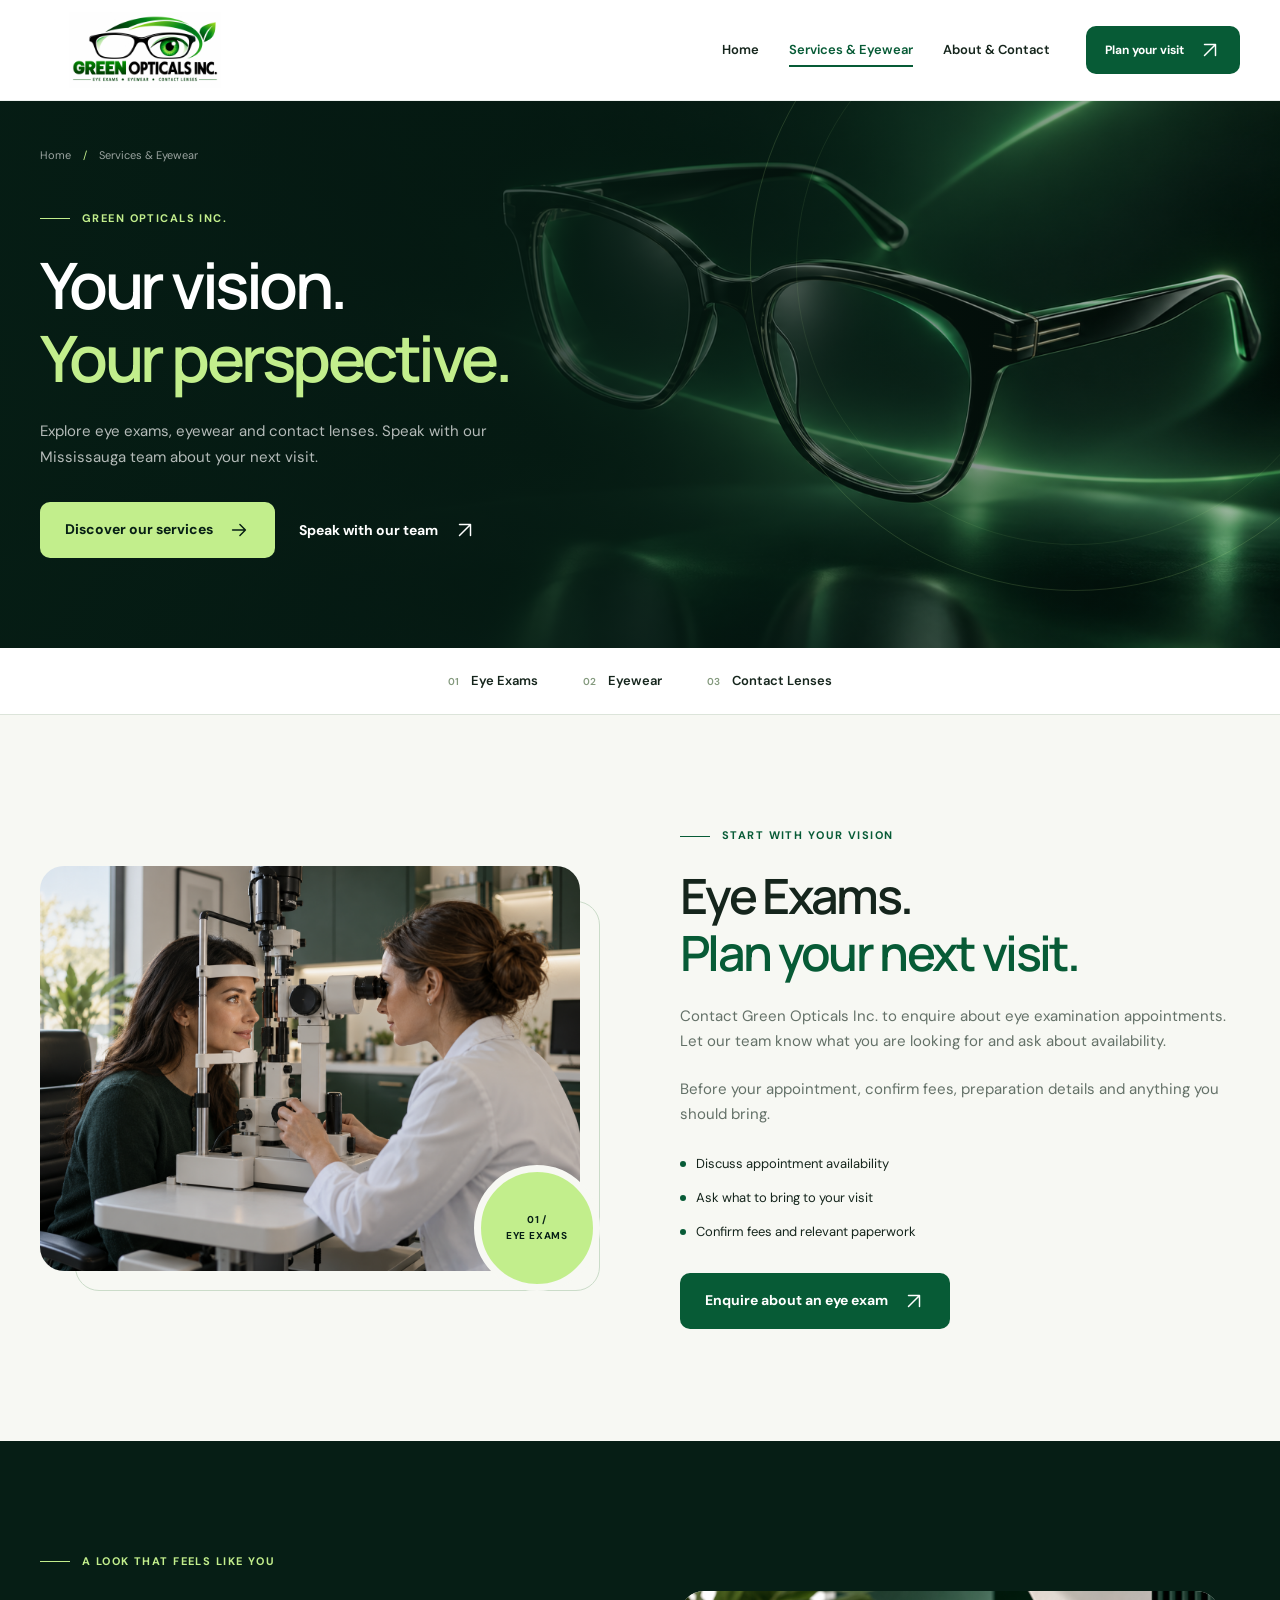
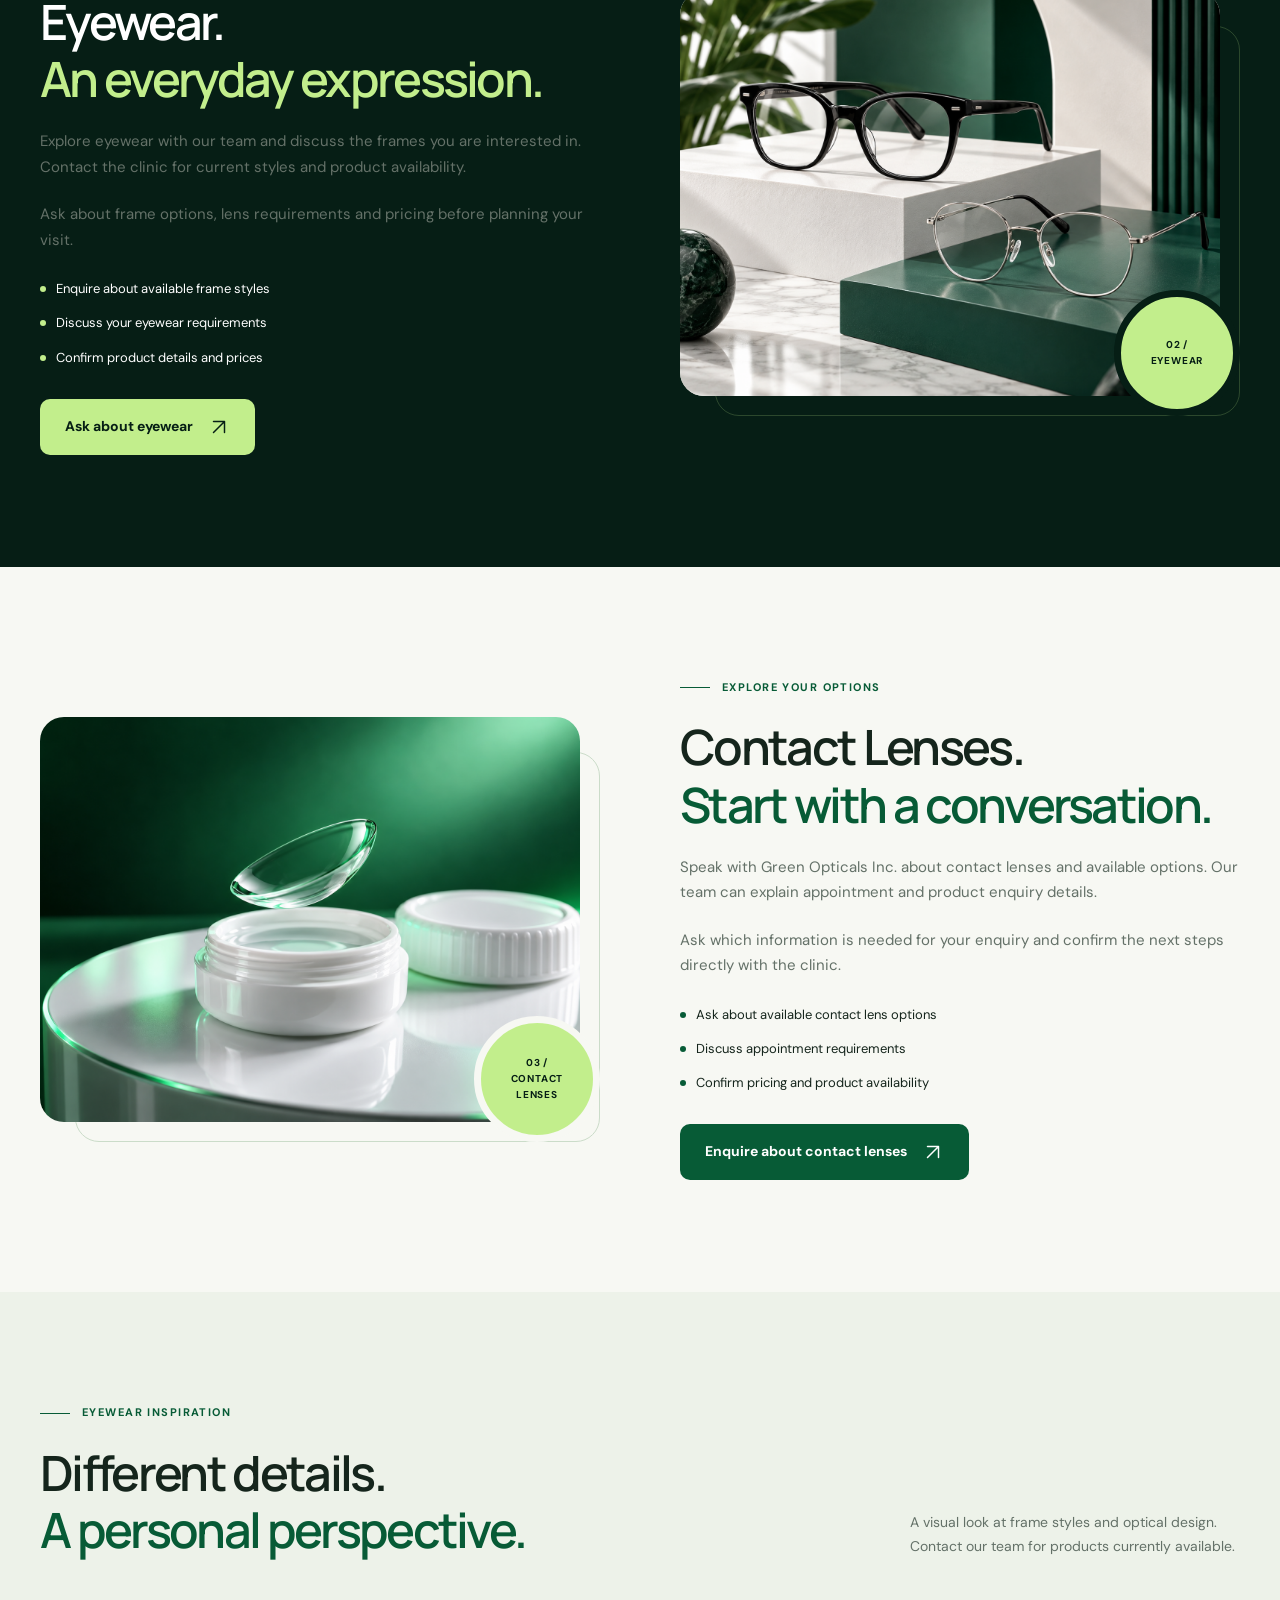
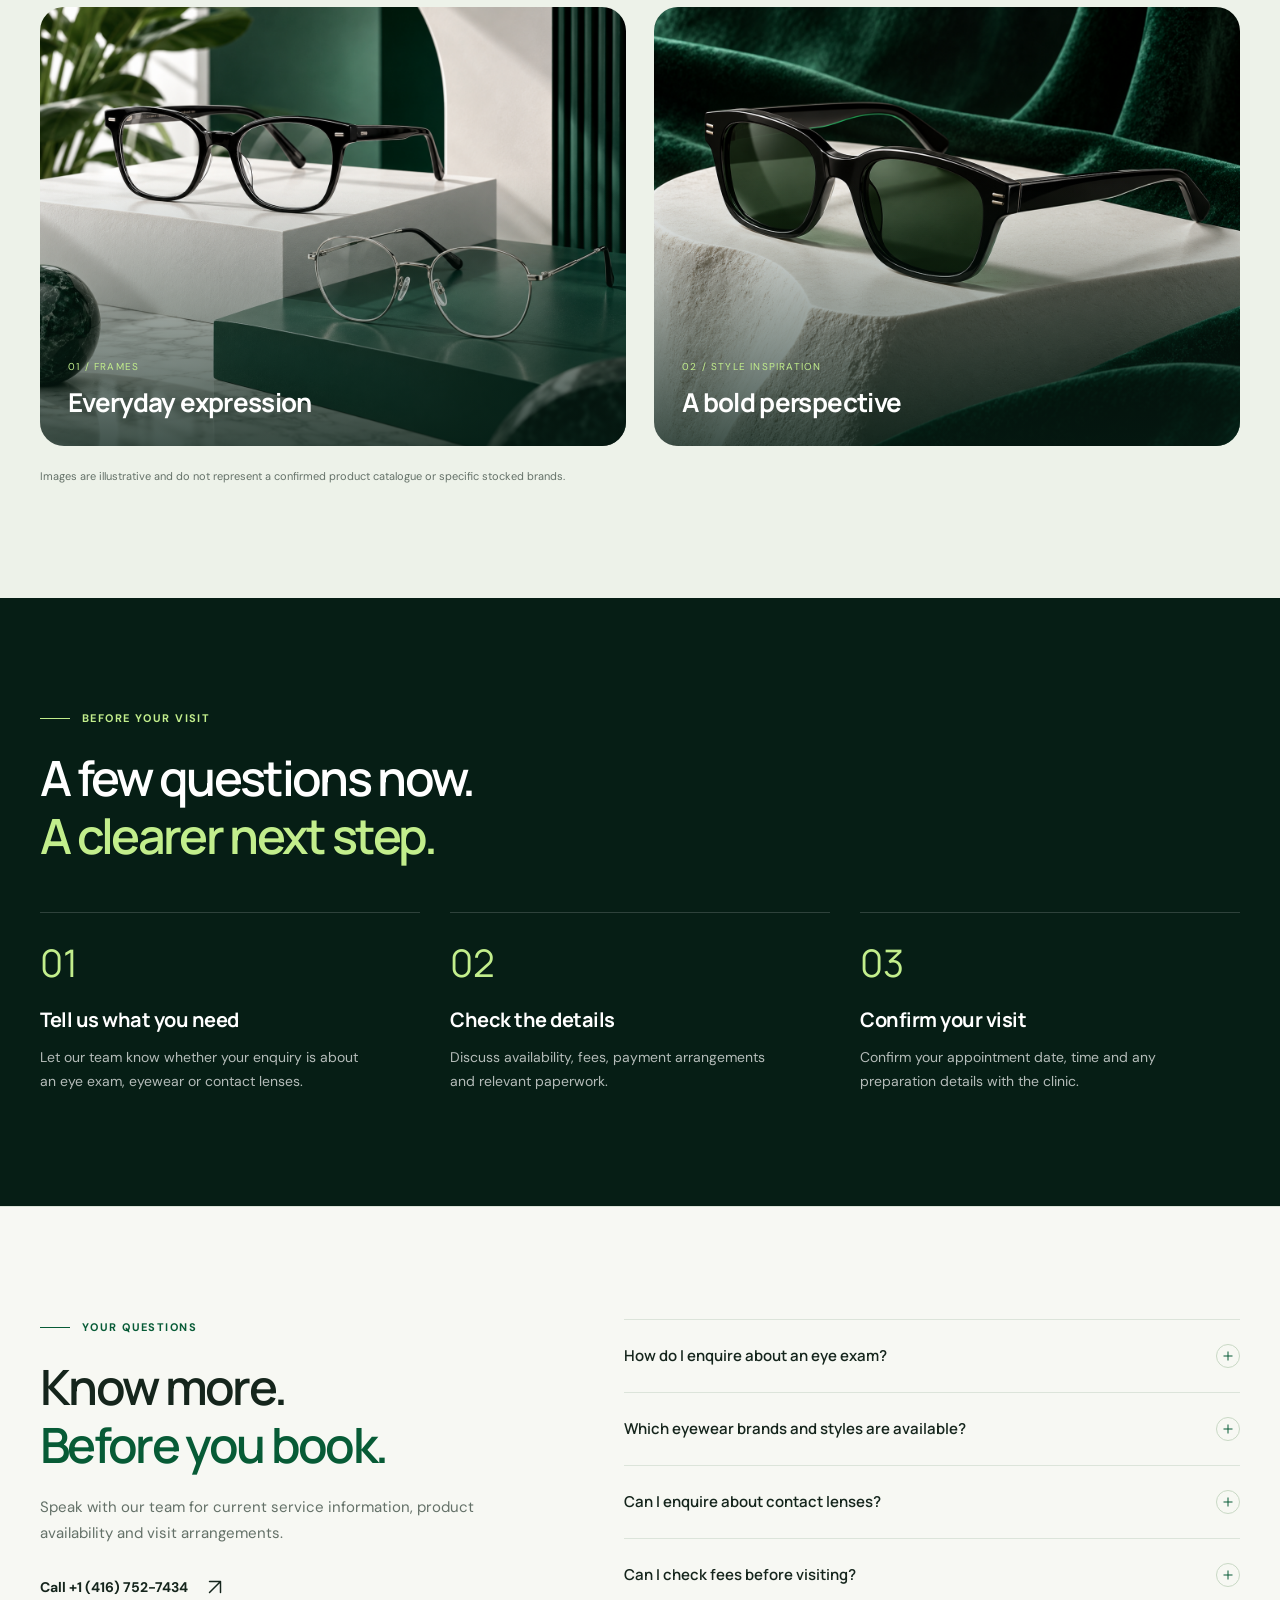
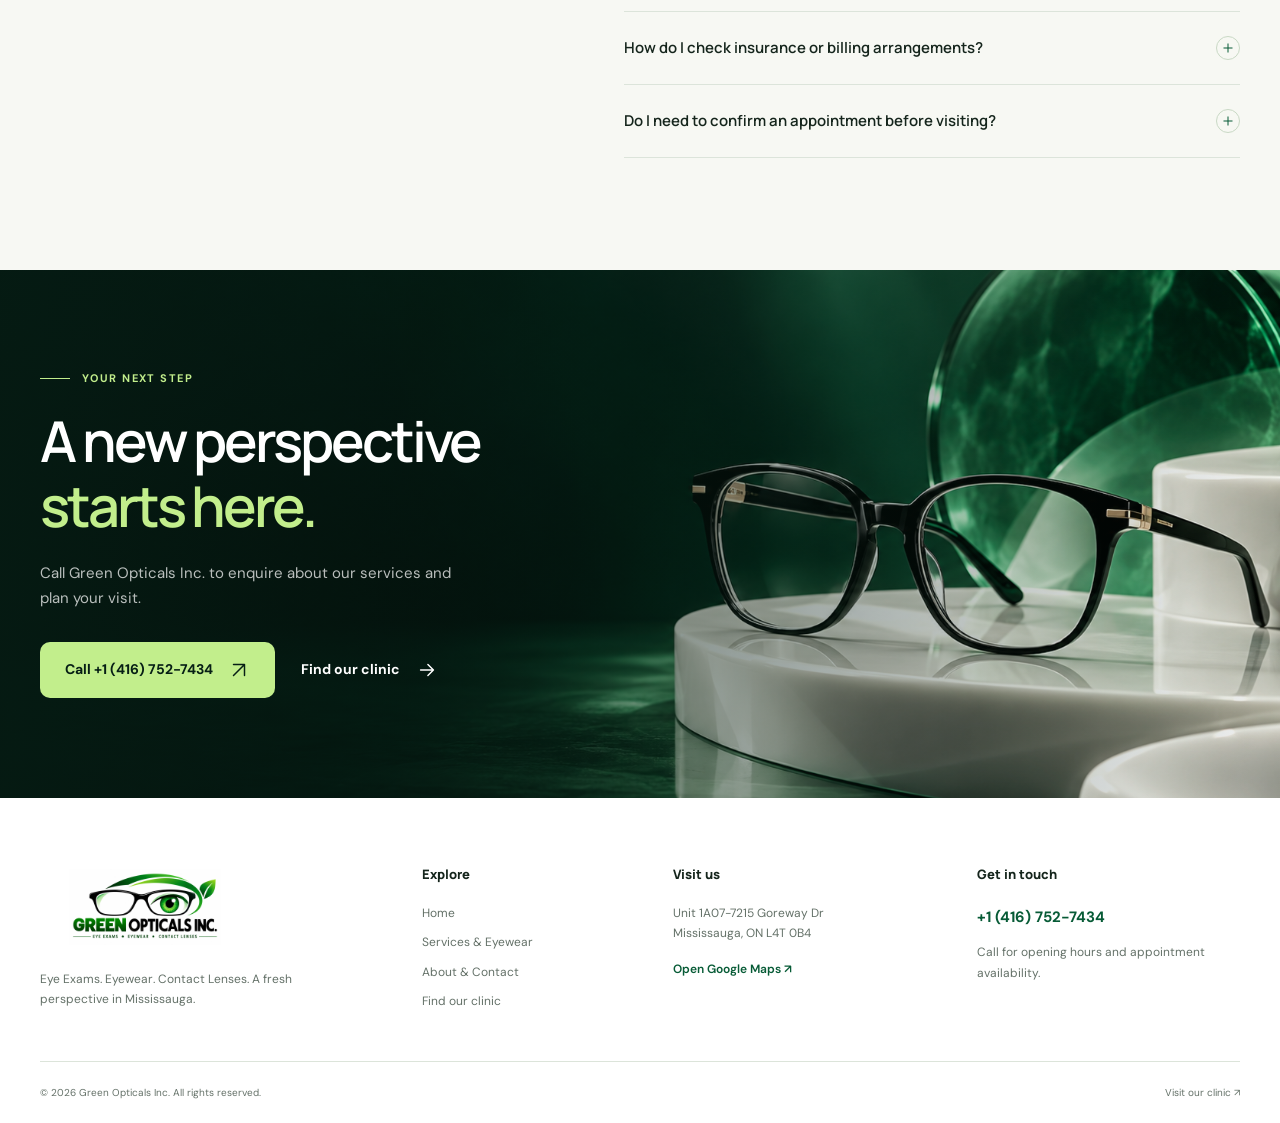
<file: services.html>
<!DOCTYPE html>
<html lang="en-CA">
<head>
  <meta charset="UTF-8">
  <meta name="viewport" content="width=device-width, initial-scale=1">
  <meta name="theme-color" content="#073D28">

  <title>Eye Exams, Eyewear &amp; Contact Lenses | Green Opticals Inc.</title>

  <meta
    name="description"
    content="Explore eye exams, eyewear and contact lenses at Green Opticals Inc. in Mississauga. Call +1 (416) 752-7434 for appointment and product enquiries."
  >

  <link rel="icon" type="image/jpeg" href="Images/logo.jpeg">
  <link rel="preconnect" href="https://fonts.googleapis.com">
  <link rel="preconnect" href="https://fonts.gstatic.com" crossorigin>

  <link
    href="https://fonts.googleapis.com/css2?family=DM+Sans:wght@400;500;600;700&family=Manrope:wght@400;500;600;700;800&display=swap"
    rel="stylesheet"
  >

  <link rel="stylesheet" href="style.css">
  <script type="module" src="script.js"></script>
</head>

<body class="page-services">

  <a class="skip-link" href="#main-content">Skip to content</a>

  <!-- Optical cursor -->
  <div class="lens-cursor" id="lens-cursor" aria-hidden="true" hidden>
    <div class="lens-cursor__glass"></div>
    <div class="lens-cursor__bracket lens-cursor__bracket--tl"></div>
    <div class="lens-cursor__bracket lens-cursor__bracket--tr"></div>
    <div class="lens-cursor__bracket lens-cursor__bracket--bl"></div>
    <div class="lens-cursor__bracket lens-cursor__bracket--br"></div>
    <span class="lens-cursor__label"></span>
  </div>

  <!-- Shared icons -->
  <svg
    class="svg-definitions"
    width="0"
    height="0"
    aria-hidden="true"
    focusable="false"
  >
    <defs>
      <symbol id="icon-arrow" viewBox="0 0 24 24">
        <path
          d="M5 12h14m-6-6 6 6-6 6"
          fill="none"
          stroke="currentColor"
          stroke-width="1.6"
          stroke-linecap="round"
          stroke-linejoin="round"
        />
      </symbol>

      <symbol id="icon-diagonal" viewBox="0 0 24 24">
        <path
          d="M6 18 18 6M6 6h12v12"
          fill="none"
          stroke="currentColor"
          stroke-width="1.6"
          stroke-linecap="round"
          stroke-linejoin="round"
        />
      </symbol>

      <symbol id="icon-phone" viewBox="0 0 24 24">
        <path
          d="M8 3 5 4c-1 1-1 3 0 6 2 5 5 8 10 10 3 1 5 1 6 0l1-3-5-3-2 2c-3-1-6-4-7-7l2-2-2-4Z"
          fill="none"
          stroke="currentColor"
          stroke-width="1.5"
          stroke-linejoin="round"
        />
      </symbol>

      <symbol id="icon-eye" viewBox="0 0 32 32">
        <path
          d="M3 16s5-9 13-9 13 9 13 9-5 9-13 9S3 16 3 16Z"
          fill="none"
          stroke="currentColor"
          stroke-width="1.5"
        />
        <circle
          cx="16" cy="16" r="4"
          fill="none"
          stroke="currentColor"
          stroke-width="1.5"
        />
      </symbol>

      <symbol id="icon-glasses" viewBox="0 0 32 32">
        <rect
          x="3" y="13" width="10" height="8" rx="3"
          fill="none"
          stroke="currentColor"
          stroke-width="1.5"
        />
        <rect
          x="19" y="13" width="10" height="8" rx="3"
          fill="none"
          stroke="currentColor"
          stroke-width="1.5"
        />
        <path
          d="M13 16h6M3 16 5 8h4m20 8-2-8h-4"
          fill="none"
          stroke="currentColor"
          stroke-width="1.5"
          stroke-linecap="round"
        />
      </symbol>

      <symbol id="icon-lens" viewBox="0 0 32 32">
        <ellipse
          cx="16" cy="16" rx="11" ry="7"
          transform="rotate(-25 16 16)"
          fill="none"
          stroke="currentColor"
          stroke-width="1.5"
        />
        <path
          d="M7 20c6 4 15 0 19-7"
          fill="none"
          stroke="currentColor"
          stroke-width="1.5"
          stroke-linecap="round"
        />
      </symbol>
    </defs>
  </svg>

  <!-- Header -->
  <header class="site-header" id="site-header">
    <div class="container header__inner">

      <a
        class="brand"
        href="index.html"
        aria-label="Green Opticals Inc. — Home"
        data-cursor="HOME"
      >
        <img
          src="Images/logo.jpeg"
          alt="Green Opticals Inc."
          width="1600"
          height="800"
        >
      </a>

      <button
        class="menu-toggle"
        id="menu-toggle"
        type="button"
        aria-label="Open navigation"
        aria-controls="primary-navigation"
        aria-expanded="false"
        hidden
      >
        <span></span>
        <span></span>
      </button>

      <nav
        class="primary-navigation"
        id="primary-navigation"
        aria-label="Main navigation"
      >
        <ul class="nav-list">
          <li><a href="index.html" data-cursor="VIEW">Home</a></li>

          <li>
            <a
              href="services.html"
              aria-current="page"
              data-cursor="VIEW"
            >
              Services &amp; Eyewear
            </a>
          </li>

          <li>
            <a href="about-contact.html" data-cursor="VIEW">
              About &amp; Contact
            </a>
          </li>
        </ul>

        <a
          class="button button--green header__cta"
          href="tel:+14167527434"
          data-cursor="CALL"
        >
          <span>Plan your visit</span>
          <svg class="icon" aria-hidden="true">
            <use href="#icon-diagonal"></use>
          </svg>
        </a>
      </nav>
    </div>
  </header>

  <main id="main-content">

    <!-- Services hero -->
    <section
      class="page-hero page-hero--services"
      aria-labelledby="page-title"
    >
      <div class="page-hero__media" aria-hidden="true">
        <img
          src="Images/hero-eyewear.png"
          alt=""
          width="1672"
          height="941"
          fetchpriority="high"
        >
      </div>

      <div class="page-hero__overlay" aria-hidden="true"></div>
      <div class="page-hero__orbit" aria-hidden="true"></div>

      <div class="container page-hero__inner">

        <nav class="breadcrumbs" aria-label="Breadcrumb">
          <ol>
            <li><a href="index.html">Home</a></li>
            <li aria-current="page">Services &amp; Eyewear</li>
          </ol>
        </nav>

        <p class="eyebrow eyebrow--light" data-reveal>
          <span class="eyebrow__line" aria-hidden="true"></span>
          Green Opticals Inc.
        </p>

        <h1 id="page-title" data-reveal>
          Your vision.
          <span class="text-lime">Your perspective.</span>
        </h1>

        <p class="page-hero__description" data-reveal>
          Explore eye exams, eyewear and contact lenses.
          Speak with our Mississauga team about your next visit.
        </p>

        <div class="hero__actions" data-reveal>
          <a
            class="button button--lime"
            href="#eye-exams"
            data-cursor="EXPLORE"
          >
            <span>Discover our services</span>
            <svg class="icon" aria-hidden="true">
              <use href="#icon-arrow"></use>
            </svg>
          </a>

          <a
            class="text-link text-link--light"
            href="tel:+14167527434"
            data-cursor="CALL"
          >
            <span>Speak with our team</span>
            <svg class="icon" aria-hidden="true">
              <use href="#icon-diagonal"></use>
            </svg>
          </a>
        </div>

      </div>
    </section>

    <!-- Service navigation -->
    <nav class="service-navigation" aria-label="Explore services">
      <div class="container service-navigation__inner">
        <a href="#eye-exams" data-cursor="VIEW">
          <span>01</span> Eye Exams
        </a>
        <a href="#eyewear" data-cursor="VIEW">
          <span>02</span> Eyewear
        </a>
        <a href="#contact-lenses" data-cursor="VIEW">
          <span>03</span> Contact Lenses
        </a>
      </div>
    </nav>

    <!-- Eye exams -->
    <section
      class="section service-detail"
      id="eye-exams"
      aria-labelledby="eye-exams-title"
    >
      <div class="container split-layout">

        <div class="editorial-image" data-reveal>
          <div class="editorial-image__frame" data-tilt>
            <img
              src="Images/eye-exam.png"
              alt="Illustrative eye examination using a slit lamp."
              width="1448"
              height="1086"
              loading="lazy"
              decoding="async"
            >
          </div>

          <span class="editorial-image__badge" aria-hidden="true">
            01 /<br>EYE EXAMS
          </span>
        </div>

        <div class="section-copy">
          <p class="eyebrow" data-reveal>
            <span class="eyebrow__line" aria-hidden="true"></span>
            Start with your vision
          </p>

          <h2 id="eye-exams-title" data-reveal>
            Eye Exams.
            <span class="text-green">Plan your next visit.</span>
          </h2>

          <p data-reveal>
            Contact Green Opticals Inc. to enquire about
            eye examination appointments. Let our team know
            what you are looking for and ask about availability.
          </p>

          <p data-reveal>
            Before your appointment, confirm fees,
            preparation details and anything you should bring.
          </p>

          <ul class="service-checklist" data-reveal>
            <li>Discuss appointment availability</li>
            <li>Ask what to bring to your visit</li>
            <li>Confirm fees and relevant paperwork</li>
          </ul>

          <a
            class="button button--green"
            href="tel:+14167527434"
            data-reveal
            data-cursor="CALL"
          >
            <span>Enquire about an eye exam</span>
            <svg class="icon" aria-hidden="true">
              <use href="#icon-diagonal"></use>
            </svg>
          </a>
        </div>

      </div>
    </section>

    <!-- Eyewear -->
    <section
      class="section service-detail section--dark"
      id="eyewear"
      aria-labelledby="eyewear-title"
    >
      <div class="container split-layout">

        <div class="section-copy">
          <p class="eyebrow eyebrow--light" data-reveal>
            <span class="eyebrow__line" aria-hidden="true"></span>
            A look that feels like you
          </p>

          <h2 id="eyewear-title" data-reveal>
            Eyewear.
            <span class="text-lime">An everyday expression.</span>
          </h2>

          <p data-reveal>
            Explore eyewear with our team and discuss the
            frames you are interested in. Contact the clinic
            for current styles and product availability.
          </p>

          <p data-reveal>
            Ask about frame options, lens requirements
            and pricing before planning your visit.
          </p>

          <ul class="service-checklist" data-reveal>
            <li>Enquire about available frame styles</li>
            <li>Discuss your eyewear requirements</li>
            <li>Confirm product details and prices</li>
          </ul>

          <a
            class="button button--lime"
            href="tel:+14167527434"
            data-reveal
            data-cursor="CALL"
          >
            <span>Ask about eyewear</span>
            <svg class="icon" aria-hidden="true">
              <use href="#icon-diagonal"></use>
            </svg>
          </a>
        </div>

        <div class="editorial-image" data-reveal>
          <div class="editorial-image__frame" data-tilt>
            <img
              src="Images/eyewear-collection.png"
              alt="Illustrative acetate and metal eyeglass frames on green and white displays."
              width="1448"
              height="1086"
              loading="lazy"
              decoding="async"
            >
          </div>

          <span class="editorial-image__badge" aria-hidden="true">
            02 /<br>EYEWEAR
          </span>
        </div>

      </div>
    </section>

    <!-- Contact lenses -->
    <section
      class="section service-detail"
      id="contact-lenses"
      aria-labelledby="contact-lenses-title"
    >
      <div class="container split-layout">

        <div class="editorial-image" data-reveal>
          <div class="editorial-image__frame" data-tilt>
            <img
              src="Images/contact-lenses.png"
              alt="Illustrative transparent contact lens above a white lens case."
              width="1448"
              height="1086"
              loading="lazy"
              decoding="async"
            >
          </div>

          <span class="editorial-image__badge" aria-hidden="true">
            03 /<br>CONTACT LENSES
          </span>
        </div>

        <div class="section-copy">
          <p class="eyebrow" data-reveal>
            <span class="eyebrow__line" aria-hidden="true"></span>
            Explore your options
          </p>

          <h2 id="contact-lenses-title" data-reveal>
            Contact Lenses.
            <span class="text-green">Start with a conversation.</span>
          </h2>

          <p data-reveal>
            Speak with Green Opticals Inc. about contact lenses
            and available options. Our team can explain
            appointment and product enquiry details.
          </p>

          <p data-reveal>
            Ask which information is needed for your enquiry
            and confirm the next steps directly with the clinic.
          </p>

          <ul class="service-checklist" data-reveal>
            <li>Ask about available contact lens options</li>
            <li>Discuss appointment requirements</li>
            <li>Confirm pricing and product availability</li>
          </ul>

          <a
            class="button button--green"
            href="tel:+14167527434"
            data-reveal
            data-cursor="CALL"
          >
            <span>Enquire about contact lenses</span>
            <svg class="icon" aria-hidden="true">
              <use href="#icon-diagonal"></use>
            </svg>
          </a>
        </div>

      </div>
    </section>

    <!-- Eyewear visual gallery -->
    <section
      class="section eyewear-gallery-section"
      aria-labelledby="gallery-title"
    >
      <div class="container">
        <div class="section-heading">
          <div>
            <p class="eyebrow" data-reveal>
              <span class="eyebrow__line" aria-hidden="true"></span>
              Eyewear inspiration
            </p>

            <h2 id="gallery-title" data-reveal>
              Different details.
              <span class="text-green">A personal perspective.</span>
            </h2>
          </div>

          <p class="section-heading__description" data-reveal>
            A visual look at frame styles and optical design.
            Contact our team for products currently available.
          </p>
        </div>

        <div class="eyewear-gallery">

          <figure class="gallery-card" data-reveal data-tilt>
            <img
              src="Images/eyewear-collection.png"
              alt="Illustrative black acetate and fine metal frames."
              width="1448"
              height="1086"
              loading="lazy"
              decoding="async"
            >
            <figcaption>
              <span>01 / Frames</span>
              <h3>Everyday expression</h3>
            </figcaption>
          </figure>

          <figure class="gallery-card" data-reveal data-tilt>
            <img
              src="Images/sunglasses.png"
              alt="Illustrative black sunglasses against emerald velvet."
              width="1448"
              height="1086"
              loading="lazy"
              decoding="async"
            >
            <figcaption>
              <span>02 / Style inspiration</span>
              <h3>A bold perspective</h3>
            </figcaption>
          </figure>

        </div>

        <p class="image-note" data-reveal>
          Images are illustrative and do not represent a confirmed
          product catalogue or specific stocked brands.
        </p>
      </div>
    </section>

    <!-- Before your visit -->
    <section
      class="section visit-process section--dark"
      aria-labelledby="process-title"
    >
      <div class="container">
        <div class="section-heading">
          <div>
            <p class="eyebrow eyebrow--light" data-reveal>
              <span class="eyebrow__line" aria-hidden="true"></span>
              Before your visit
            </p>

            <h2 id="process-title" data-reveal>
              A few questions now.
              <span class="text-lime">A clearer next step.</span>
            </h2>
          </div>
        </div>

        <ol class="process-grid">
          <li class="process-card" data-reveal>
            <span class="process-card__number">01</span>
            <h3>Tell us what you need</h3>
            <p>
              Let our team know whether your enquiry is about
              an eye exam, eyewear or contact lenses.
            </p>
          </li>

          <li class="process-card" data-reveal>
            <span class="process-card__number">02</span>
            <h3>Check the details</h3>
            <p>
              Discuss availability, fees, payment arrangements
              and relevant paperwork.
            </p>
          </li>

          <li class="process-card" data-reveal>
            <span class="process-card__number">03</span>
            <h3>Confirm your visit</h3>
            <p>
              Confirm your appointment date, time
              and any preparation details with the clinic.
            </p>
          </li>
        </ol>
      </div>
    </section>

    <!-- FAQ -->
    <section class="section faq-section" aria-labelledby="faq-title">
      <div class="container faq-layout">

        <div class="section-copy">
          <p class="eyebrow" data-reveal>
            <span class="eyebrow__line" aria-hidden="true"></span>
            Your questions
          </p>

          <h2 id="faq-title" data-reveal>
            Know more.
            <span class="text-green">Before you book.</span>
          </h2>

          <p data-reveal>
            Speak with our team for current service information,
            product availability and visit arrangements.
          </p>

          <a
            class="text-link"
            href="tel:+14167527434"
            data-reveal
            data-cursor="CALL"
          >
            <span>Call +1 (416) 752-7434</span>
            <svg class="icon" aria-hidden="true">
              <use href="#icon-diagonal"></use>
            </svg>
          </a>
        </div>

        <div class="faq-list" data-reveal">

          <details class="faq-item">
            <summary>
              <span>How do I enquire about an eye exam?</span>
              <span class="faq-item__indicator" aria-hidden="true"></span>
            </summary>
            <div class="faq-item__answer">
              <p>
                Call
                <a href="tel:+14167527434">+1 (416) 752-7434</a>
                to discuss availability, fees
                and what you should bring.
              </p>
            </div>
          </details>

          <details class="faq-item">
            <summary>
              <span>Which eyewear brands and styles are available?</span>
              <span class="faq-item__indicator" aria-hidden="true"></span>
            </summary>
            <div class="faq-item__answer">
              <p>
                Contact our clinic for the current selection
                of brands, frame styles and products.
                Website visuals are illustrative.
              </p>
            </div>
          </details>

          <details class="faq-item">
            <summary>
              <span>Can I enquire about contact lenses?</span>
              <span class="faq-item__indicator" aria-hidden="true"></span>
            </summary>
            <div class="faq-item__answer">
              <p>
                Yes. Speak with our team about contact lens options,
                appointment requirements and product availability.
              </p>
            </div>
          </details>

          <details class="faq-item">
            <summary>
              <span>Can I check fees before visiting?</span>
              <span class="faq-item__indicator" aria-hidden="true"></span>
            </summary>
            <div class="faq-item__answer">
              <p>
                Yes. Call the clinic to confirm service fees
                and product prices before planning your visit.
              </p>
            </div>
          </details>

          <details class="faq-item">
            <summary>
              <span>How do I check insurance or billing arrangements?</span>
              <span class="faq-item__indicator" aria-hidden="true"></span>
            </summary>
            <div class="faq-item__answer">
              <p>
                Ask the clinic about billing arrangements
                and required paperwork. Confirm your coverage
                requirements with your insurer where applicable.
              </p>
            </div>
          </details>

          <details class="faq-item">
            <summary>
              <span>Do I need to confirm an appointment before visiting?</span>
              <span class="faq-item__indicator" aria-hidden="true"></span>
            </summary>
            <div class="faq-item__answer">
              <p>
                Contact our team to confirm availability
                and your appointment details before attending.
              </p>
            </div>
          </details>

        </div>
      </div>
    </section>

    <!-- Contact banner -->
    <section class="contact-banner" aria-labelledby="contact-title">
      <div class="contact-banner__media" aria-hidden="true">
        <img
          src="Images/contact-banner.png"
          alt=""
          width="1672"
          height="941"
          loading="lazy"
          decoding="async"
        >
      </div>

      <div class="contact-banner__overlay" aria-hidden="true"></div>

      <div class="container contact-banner__inner">
        <p class="eyebrow eyebrow--light" data-reveal>
          <span class="eyebrow__line" aria-hidden="true"></span>
          Your next step
        </p>

        <h2 id="contact-title" data-reveal>
          A new perspective
          <span class="text-lime">starts here.</span>
        </h2>

        <p data-reveal>
          Call Green Opticals Inc. to enquire about
          our services and plan your visit.
        </p>

        <div class="contact-banner__actions" data-reveal>
          <a
            class="button button--lime"
            href="tel:+14167527434"
            data-cursor="CALL"
          >
            <span>Call +1 (416) 752-7434</span>
            <svg class="icon" aria-hidden="true">
              <use href="#icon-diagonal"></use>
            </svg>
          </a>

          <a
            class="text-link text-link--light"
            href="about-contact.html#location"
            data-cursor="VISIT"
          >
            <span>Find our clinic</span>
            <svg class="icon" aria-hidden="true">
              <use href="#icon-arrow"></use>
            </svg>
          </a>
        </div>
      </div>
    </section>

  </main>

  <!-- Footer -->
  <footer class="site-footer">
    <div class="container footer__grid">

      <div class="footer__brand">
        <a
          class="brand brand--footer"
          href="index.html"
          aria-label="Green Opticals Inc. — Home"
          data-cursor="HOME"
        >
          <img
            src="Images/logo.jpeg"
            alt="Green Opticals Inc."
            width="1600"
            height="800"
            loading="lazy"
          >
        </a>

        <p>
          Eye Exams. Eyewear. Contact Lenses.
          A fresh perspective in Mississauga.
        </p>
      </div>

      <div class="footer__column">
        <h2>Explore</h2>
        <ul>
          <li><a href="index.html">Home</a></li>
          <li><a href="services.html">Services &amp; Eyewear</a></li>
          <li><a href="about-contact.html">About &amp; Contact</a></li>
          <li><a href="about-contact.html#location">Find our clinic</a></li>
        </ul>
      </div>

      <div class="footer__column">
        <h2>Visit us</h2>
        <address>
          Unit 1A07-7215 Goreway Dr<br>
          Mississauga, ON L4T 0B4
        </address>

        <a
          class="footer__map-link"
          href="https://www.google.com/maps/search/?api=1&amp;query=Unit%201A07-7215%20Goreway%20Dr%2C%20Mississauga%2C%20ON%20L4T%200B4"
          target="_blank"
          rel="noopener noreferrer"
        >
          Open Google Maps ↗
        </a>
      </div>

      <div class="footer__column">
        <h2>Get in touch</h2>
        <a class="footer__phone" href="tel:+14167527434">
          +1 (416) 752-7434
        </a>
        <p>Call for opening hours and appointment availability.</p>
      </div>

    </div>

    <div class="container footer__bottom">
      <p>
        &copy; <span data-current-year>2026</span>
        Green Opticals Inc. All rights reserved.
      </p>

      <a href="about-contact.html#location">Visit our clinic ↗</a>
    </div>
  </footer>

  <a
    class="mobile-call"
    href="tel:+14167527434"
    aria-label="Call Green Opticals Inc. at +1 (416) 752-7434"
  >
    <svg class="icon" aria-hidden="true">
      <use href="#icon-phone"></use>
    </svg>
    <span>Call to plan your visit</span>
  </a>

  <a
    class="back-to-top"
    id="back-to-top"
    href="#site-header"
    aria-label="Back to top"
    hidden
  >
    <svg class="icon" aria-hidden="true">
      <use href="#icon-diagonal"></use>
      
    </svg>
  </a>

</body>
</html>
</file>
<file: style.css>
/* =========================================
   GREEN OPTICALS INC.
   Shared styles for all three pages
========================================= */

:root {
  --green: #075b36;
  --green-deep: #073d28;
  --green-dark: #061e15;
  --lime: #c2ee8c;
  --lime-light: #e8f7d9;
  --ink: #15251c;
  --muted: #647168;
  --white: #ffffff;
  --paper: #f7f8f3;
  --line: #dce4da;
  --radius: 24px;
  --header-height: 100px;
  --shadow: 0 24px 70px rgba(7, 61, 40, 0.09);
  --ease: cubic-bezier(0.16, 1, 0.3, 1);
}

/* RESET */

*,
*::before,
*::after {
  box-sizing: border-box;
}

html {
  scroll-behavior: smooth;
  scroll-padding-top: calc(var(--header-height) + 24px);
}

body {
  margin: 0;
  background: var(--paper);
  color: var(--ink);
  font-family: "DM Sans", sans-serif;
  font-size: 16px;
  line-height: 1.7;
  -webkit-font-smoothing: antialiased;
}

body.menu-open,
body.intro-running {
  overflow: hidden;
}

[hidden] {
  display: none !important;
}

img,
svg,
canvas {
  display: block;
}

img {
  max-width: 100%;
  height: auto;
}

button,
input,
select,
textarea {
  font: inherit;
}

button,
a {
  -webkit-tap-highlight-color: transparent;
}

button {
  cursor: pointer;
}

a {
  color: inherit;
  text-decoration: none;
}

p,
h1,
h2,
h3,
h4,
figure {
  margin: 0;
}

h1,
h2,
h3,
h4 {
  font-family: "Manrope", sans-serif;
}

h1,
h2 {
  font-weight: 600;
  letter-spacing: -0.055em;
}

h3,
h4 {
  letter-spacing: -0.025em;
}

ul,
ol {
  padding: 0;
  margin: 0;
}

address {
  font-style: normal;
}

::selection {
  background: var(--lime);
  color: var(--green-dark);
}

:focus-visible {
  outline: 3px solid #79b942;
  outline-offset: 5px;
}

.svg-definitions {
  position: absolute;
  overflow: hidden;
}

.container {
  width: min(1280px, calc(100% - 80px));
  margin-inline: auto;
}

.section {
  padding-block: 112px;
}

.section--dark {
  position: relative;
  color: var(--white);
  background: var(--green-dark);
}

.section--dark .section-copy > p:not(.eyebrow),
.section--dark .process-card p {
  color: rgba(255, 255, 255, 0.7);
}

.icon {
  width: 22px;
  height: 22px;
  flex: 0 0 22px;
}

.text-green {
  color: var(--green);
}

.text-lime {
  color: var(--lime);
}

h2 .text-green,
h2 .text-lime,
.page-hero h1 .text-lime {
  display: block;
}

.skip-link {
  position: fixed;
  top: 12px;
  left: 12px;
  z-index: 20000;
  padding: 12px 20px;
  border-radius: 10px;
  background: var(--white);
  color: var(--green-dark);
  transform: translateY(-180%);
}

.skip-link:focus {
  transform: translateY(0);
}

/* BUTTONS */

.button {
  position: relative;
  display: inline-flex;
  align-items: center;
  justify-content: center;
  gap: 15px;
  min-height: 56px;
  padding: 15px 24px;
  border: 1px solid transparent;
  border-radius: 10px;
  font-size: 14px;
  font-weight: 700;
  line-height: 1.4;
  text-align: center;
  transition:
    transform 350ms var(--ease),
    background-color 250ms ease,
    box-shadow 350ms ease;
}

.button .icon {
  transition: transform 350ms var(--ease);
}

.button:hover {
  transform: translateY(-3px);
}

.button:hover .icon {
  transform: translate(3px, -3px);
}

.button--green {
  background: var(--green);
  color: var(--white);
}

.button--green:hover {
  background: var(--green-deep);
  box-shadow: 0 12px 28px rgba(7, 91, 54, 0.18);
}

.button--lime {
  background: var(--lime);
  color: var(--green-dark);
}

.button--lime:hover {
  background: #d3f7a8;
  box-shadow: 0 12px 32px rgba(194, 238, 140, 0.13);
}

.text-link {
  display: inline-flex;
  align-items: center;
  gap: 16px;
  font-size: 14px;
  font-weight: 700;
  line-height: 1.5;
}

.text-link span {
  position: relative;
}

.text-link span::after {
  content: "";
  position: absolute;
  right: 0;
  bottom: -4px;
  left: 0;
  height: 1px;
  background: currentColor;
  transform: scaleX(0);
  transform-origin: left;
  transition: transform 350ms var(--ease);
}

.text-link:hover span::after {
  transform: scaleX(1);
}

.text-link .icon {
  transition: transform 350ms var(--ease);
}

.text-link:hover .icon {
  transform: translate(3px, -3px);
}

.text-link--light {
  color: var(--white);
}

/* HEADER */

.site-header {
  position: sticky;
  top: 0;
  z-index: 100;
  background: rgba(255, 255, 255, 0.96);
  border-bottom: 1px solid rgba(7, 61, 40, 0.07);
  backdrop-filter: blur(18px);
  -webkit-backdrop-filter: blur(18px);
  transition: box-shadow 250ms ease;
}

.site-header.is-scrolled {
  box-shadow: 0 8px 30px rgba(7, 61, 40, 0.08);
}

.header__inner {
  display: flex;
  align-items: center;
  justify-content: space-between;
  gap: 28px;
  min-height: var(--header-height);
}

.brand {
  display: block;
  width: 210px;
  flex: 0 0 auto;
  padding: 6px;
  background: var(--white);
  border-radius: 8px;
}

.brand img {
  width: 100%;
  height: 76px;
  object-fit: contain;
}

.primary-navigation {
  display: flex;
  align-items: center;
  gap: 36px;
}

.nav-list {
  display: flex;
  align-items: center;
  gap: 30px;
  list-style: none;
}

.nav-list a {
  position: relative;
  display: block;
  padding-block: 12px;
  font-size: 13px;
  font-weight: 600;
  white-space: nowrap;
}

.nav-list a::after {
  content: "";
  position: absolute;
  left: 0;
  bottom: 6px;
  width: 100%;
  height: 2px;
  background: var(--green);
  transform: scaleX(0);
  transform-origin: left;
  transition: transform 300ms var(--ease);
}

.nav-list a:hover::after,
.nav-list a[aria-current="page"]::after {
  transform: scaleX(1);
}

.nav-list a[aria-current="page"] {
  color: var(--green);
}

.header__cta {
  min-height: 48px;
  padding: 12px 18px;
  font-size: 12px;
}

.menu-toggle {
  display: none;
  width: 46px;
  height: 46px;
  padding: 12px;
  border: 1px solid var(--line);
  border-radius: 10px;
  background: var(--white);
}

.menu-toggle span {
  display: block;
  width: 100%;
  height: 2px;
  margin: 5px 0;
  background: var(--green-dark);
  transition: transform 250ms ease;
}

.menu-toggle[aria-expanded="true"] span:first-child {
  transform: translateY(3.5px) rotate(45deg);
}

.menu-toggle[aria-expanded="true"] span:last-child {
  transform: translateY(-3.5px) rotate(-45deg);
}

/* HERO */

.hero {
  position: relative;
  isolation: isolate;
  overflow: hidden;
  background: var(--green-dark);
  color: var(--white);
}

.hero__ambient {
  position: absolute;
  inset: 0;
  z-index: -1;
  overflow: hidden;
}

.hero__glow {
  position: absolute;
  width: 580px;
  height: 580px;
  border-radius: 50%;
  filter: blur(95px);
  opacity: 0.23;
  pointer-events: none;
}

.hero__glow--one {
  top: -180px;
  right: -100px;
  background: #4abb46;
  animation: ambientDrift 16s ease-in-out infinite alternate;
}

.hero__glow--two {
  bottom: -380px;
  left: 12%;
  background: #62a76e;
  animation: ambientDrift 20s ease-in-out infinite alternate-reverse;
}

.hero__grid {
  position: absolute;
  inset: 0;
  opacity: 0.12;
  background-image:
    linear-gradient(rgba(255,255,255,0.1) 1px, transparent 1px),
    linear-gradient(90deg, rgba(255,255,255,0.1) 1px, transparent 1px);
  background-size: 100px 100px;
  mask-image: linear-gradient(to right, transparent, #000);
  -webkit-mask-image: linear-gradient(to right, transparent, #000);
}

.hero__layout {
  display: grid;
  grid-template-columns: 1fr 1.08fr;
  align-items: center;
  gap: 20px;
  min-height: 660px;
  padding-block: 72px 45px;
}

.hero__copy {
  position: relative;
  z-index: 2;
  max-width: 600px;
}

.eyebrow {
  display: flex;
  align-items: center;
  gap: 12px;
  margin-bottom: 22px;
  color: var(--green);
  font-size: 11px;
  font-weight: 700;
  letter-spacing: 0.13em;
  line-height: 1.6;
  text-transform: uppercase;
}

.eyebrow--light {
  color: var(--lime);
}

.eyebrow__line {
  width: 30px;
  height: 1px;
  flex: 0 0 30px;
  background: currentColor;
}

.status-dot {
  width: 7px;
  height: 7px;
  flex: 0 0 7px;
  border-radius: 50%;
  background: var(--lime);
  box-shadow: 0 0 0 5px rgba(194, 238, 140, 0.1);
}

.hero h1 {
  font-size: clamp(48px, 5.7vw, 82px);
  line-height: 1.04;
}

.hero__headline-outline {
  display: block;
  color: var(--lime);
}

@supports (-webkit-text-stroke: 1px #fff) {
  .hero__headline-outline {
    color: transparent;
    -webkit-text-stroke: 1px var(--lime);
  }
}

.hero__headline-small {
  display: block;
  margin-top: 24px;
  font-size: clamp(19px, 2vw, 26px);
  font-weight: 400;
  letter-spacing: -0.03em;
  line-height: 1.45;
}

.hero__description {
  max-width: 440px;
  margin-top: 24px;
  color: rgba(255, 255, 255, 0.68);
  font-size: 15px;
  line-height: 1.85;
}

.hero__actions {
  display: flex;
  flex-wrap: wrap;
  align-items: center;
  gap: 24px;
  margin-top: 32px;
}

.hero__location {
  display: flex;
  align-items: center;
  gap: 10px;
  margin-top: 35px;
  color: rgba(255, 255, 255, 0.6);
  font-size: 12px;
}

.hero__location .icon {
  width: 17px;
  height: 17px;
  flex-basis: 17px;
}

.hero__visual {
  position: relative;
  min-width: 0;
}

.optical-stage {
  position: relative;
  width: 100%;
  height: 470px;
  isolation: isolate;
}

.optical-stage__poster {
  position: absolute;
  inset: 0;
  width: 100%;
  height: 100%;
  object-fit: contain;
  border-radius: 30px;
  opacity: 1;
  transition: opacity 600ms ease;
}

.optical-stage.is-loaded .optical-stage__poster {
  opacity: 0;
  pointer-events: none;
}

.optical-stage__viewer {
  position: absolute;
  inset: 0;
  z-index: 2;
}

.optical-stage__viewer canvas {
  width: 100%;
  height: 100%;
  touch-action: pan-y;
}

.optical-stage__orbit {
  position: absolute;
  top: 13%;
  left: 12%;
  z-index: -1;
  width: 78%;
  aspect-ratio: 1;
  border: 1px solid rgba(194, 238, 140, 0.13);
  border-radius: 50%;
  transform: rotateX(58deg) rotateZ(-24deg);
  box-shadow: 0 0 70px rgba(194, 238, 140, 0.035);
}

.optical-stage__orbit::after {
  content: "";
  position: absolute;
  inset: 20px;
  border: 1px dashed rgba(194, 238, 140, 0.09);
  border-radius: 50%;
}

.optical-stage__base {
  position: absolute;
  bottom: 28px;
  left: 18%;
  z-index: -1;
  width: 65%;
  height: 45px;
  border-radius: 50%;
  background: rgba(0, 0, 0, 0.35);
  filter: blur(20px);
}

.optical-stage__label {
  position: absolute;
  right: 0;
  top: 35px;
  z-index: 3;
  color: rgba(255, 255, 255, 0.4);
  font-size: 9px;
  letter-spacing: 0.2em;
  writing-mode: vertical-rl;
}

.model-status {
  position: absolute;
  bottom: 12px;
  left: 50%;
  z-index: 4;
  max-width: 90%;
  transform: translateX(-50%);
  padding: 7px 13px;
  background: rgba(6, 30, 21, 0.85);
  border: 1px solid rgba(255, 255, 255, 0.12);
  border-radius: 20px;
  color: rgba(255, 255, 255, 0.8);
  font-size: 11px;
  text-align: center;
}

.model-controls {
  display: flex;
  align-items: center;
  justify-content: center;
  flex-wrap: wrap;
  gap: 10px;
  margin-top: 12px;
}

.model-controls__hint {
  margin-right: 8px;
  color: rgba(255,255,255,0.55);
  font-size: 11px;
}

.model-button {
  padding: 7px 12px;
  border: 1px solid rgba(255,255,255,0.17);
  border-radius: 20px;
  background: transparent;
  color: var(--white);
  font-size: 10px;
  transition: background 200ms ease, border-color 200ms ease;
}

.model-button:hover {
  background: rgba(194,238,140,0.08);
  border-color: var(--lime);
}

.hero__bottom {
  display: flex;
  align-items: center;
  justify-content: space-between;
  gap: 20px;
  padding-block: 28px;
  border-top: 1px solid rgba(255,255,255,0.12);
}

.hero__bottom > p {
  color: rgba(255,255,255,0.55);
  font-size: 10px;
  letter-spacing: 0.08em;
}

.hero__bottom > p span {
  margin-inline: 12px;
  color: var(--lime);
}

.scroll-link {
  display: inline-flex;
  align-items: center;
  gap: 12px;
  font-size: 11px;
  color: rgba(255,255,255,0.8);
}

.scroll-link__line {
  position: relative;
  width: 1px;
  height: 28px;
  overflow: hidden;
  background: rgba(255,255,255,0.2);
}

.scroll-link__line::after {
  content: "";
  position: absolute;
  top: -12px;
  width: 1px;
  height: 12px;
  background: var(--lime);
  animation: scrollLine 2.4s ease-in-out infinite;
}

/* BRAND RIBBON */

.vision-ribbon {
  overflow: hidden;
  padding-block: 22px;
  background: var(--lime);
  color: var(--green-dark);
}

.vision-ribbon__track {
  display: flex;
  align-items: center;
  gap: 38px;
  width: max-content;
  animation: ribbonTravel 35s linear infinite;
}

.vision-ribbon__track > span {
  white-space: nowrap;
  font-family: "Manrope", sans-serif;
  font-size: 13px;
  font-weight: 800;
  letter-spacing: 0.13em;
}

.vision-ribbon__track .ribbon-star {
  font-size: 20px;
  font-weight: 400;
}

.vision-ribbon:hover .vision-ribbon__track {
  animation-play-state: paused;
}

/* SHARED SECTION LAYOUT */

.section-heading {
  display: flex;
  justify-content: space-between;
  align-items: flex-end;
  gap: 40px;
  margin-bottom: 48px;
}

.section-heading h2,
.section-copy h2 {
  font-size: clamp(32px, 3.8vw, 52px);
  line-height: 1.18;
}

.section-heading > div {
  max-width: 760px;
}

.section-heading > .text-link {
  margin-bottom: 8px;
  flex-shrink: 0;
}

.section-heading__description {
  max-width: 330px;
  color: var(--muted);
  font-size: 14px;
}

.split-layout {
  display: grid;
  grid-template-columns: repeat(2, minmax(0, 1fr));
  align-items: center;
  gap: 80px;
}

.section-copy > p:not(.eyebrow):not(.image-note) {
  margin-top: 22px;
  color: var(--muted);
  font-size: 15px;
}

.section-copy > .button,
.section-copy > .text-link {
  margin-top: 30px;
}

.image-note {
  margin-top: 22px;
  color: var(--muted);
  font-size: 11px;
  line-height: 1.6;
}

.section--dark .image-note {
  color: rgba(255,255,255,0.55);
}

/* SERVICE CARDS */

.service-grid {
  display: grid;
  grid-template-columns: repeat(3, minmax(0, 1fr));
  gap: 26px;
}

.service-card {
  min-width: 0;
  overflow: hidden;
  background: var(--white);
  border: 1px solid var(--line);
  border-radius: var(--radius);
  transition: box-shadow 350ms ease, transform 350ms var(--ease);
}

.service-card:hover {
  box-shadow: var(--shadow);
}

.service-card__image {
  position: relative;
  aspect-ratio: 4 / 3;
  overflow: hidden;
}

.service-card__image img {
  width: 100%;
  height: 100%;
  object-fit: cover;
  transition: transform 900ms var(--ease);
}

.service-card:hover .service-card__image img {
  transform: scale(1.045);
}

.service-card__number {
  position: absolute;
  top: 18px;
  left: 18px;
  display: grid;
  place-items: center;
  width: 36px;
  height: 36px;
  border: 1px solid rgba(255,255,255,0.8);
  border-radius: 50%;
  background: rgba(255,255,255,0.9);
  color: var(--green);
  font-size: 10px;
  font-weight: 700;
}

.service-card__body {
  padding: 30px;
}

.service-card__icon {
  width: 34px;
  height: 34px;
  margin-bottom: 18px;
  color: var(--green);
}

.service-card h3 {
  margin-bottom: 12px;
  font-size: 23px;
  line-height: 1.35;
}

.service-card p {
  color: var(--muted);
  font-size: 14px;
}

.service-card .text-link {
  margin-top: 24px;
  color: var(--green);
  font-size: 12px;
}

/* EDITORIAL IMAGES */

.eyewear-story {
  padding-top: 30px;
}

.editorial-image {
  position: relative;
  min-width: 0;
  padding: 0 20px 20px 0;
}

.editorial-image::before {
  content: "";
  position: absolute;
  top: 35px;
  right: 0;
  bottom: 0;
  left: 35px;
  border: 1px solid #cbdcc9;
  border-radius: var(--radius);
}

.section--dark .editorial-image::before {
  border-color: rgba(194,238,140,0.2);
}

.editorial-image__frame {
  position: relative;
  overflow: hidden;
  aspect-ratio: 1 / 1.04;
  border-radius: var(--radius);
  transition: transform 350ms var(--ease);
}

.editorial-image__frame img {
  width: 100%;
  height: 100%;
  object-fit: cover;
}

.editorial-image__badge {
  position: absolute;
  right: 0;
  bottom: 0;
  display: flex;
  align-items: center;
  justify-content: center;
  width: 126px;
  height: 126px;
  padding: 16px;
  border: 7px solid var(--paper);
  border-radius: 50%;
  background: var(--lime);
  color: var(--green-dark);
  font-size: 10px;
  font-weight: 700;
  letter-spacing: 0.08em;
  line-height: 1.6;
  text-align: center;
}

.section--dark .editorial-image__badge {
  border-color: var(--green-dark);
}

/* CLINIC STORY */

.clinic-story {
  overflow: hidden;
}

.clinic-story__visual {
  position: relative;
  overflow: hidden;
  aspect-ratio: 1 / 1.05;
  border-radius: var(--radius);
}

.clinic-story__visual > img {
  width: 100%;
  height: 100%;
  object-fit: cover;
}

.clinic-story__visual::after {
  content: "";
  position: absolute;
  inset: 0;
  background: linear-gradient(transparent 45%, rgba(0,0,0,0.7));
}

.clinic-story__caption {
  position: absolute;
  bottom: 30px;
  left: 30px;
  right: 30px;
  z-index: 1;
}

.clinic-story__caption span {
  font-size: 10px;
  text-transform: uppercase;
  letter-spacing: 0.12em;
  color: var(--lime);
}

.clinic-story__caption p {
  margin-top: 8px;
  font-family: "Manrope", sans-serif;
  font-size: 22px;
  line-height: 1.4;
}

.clinic-facts {
  display: grid;
  gap: 22px;
  margin-top: 30px;
  padding-block: 25px;
  border-top: 1px solid rgba(255,255,255,0.12);
  border-bottom: 1px solid rgba(255,255,255,0.12);
}

.clinic-fact {
  display: flex;
  align-items: flex-start;
  gap: 14px;
}

.clinic-fact > .icon {
  margin-top: 5px;
  color: var(--lime);
}

.clinic-fact span {
  color: rgba(255,255,255,0.5);
  font-size: 11px;
}

.clinic-fact p,
.clinic-fact a {
  display: block;
  margin-top: 3px;
  font-size: 15px;
}

/* PROCESS */

.process-grid {
  display: grid;
  grid-template-columns: repeat(3, minmax(0, 1fr));
  gap: 30px;
  list-style: none;
}

.process-card {
  padding: 30px 0 0;
  border-top: 1px solid var(--line);
}

.process-card__number {
  display: block;
  margin-bottom: 25px;
  font-family: "Manrope", sans-serif;
  font-size: 38px;
  font-weight: 400;
  line-height: 1;
  color: #9cb295;
}

.process-card h3 {
  margin-bottom: 12px;
  font-size: 20px;
  line-height: 1.4;
}

.process-card p {
  max-width: 320px;
  color: var(--muted);
  font-size: 14px;
}

.section--dark .process-card {
  border-color: rgba(255,255,255,0.16);
}

.section--dark .process-card__number {
  color: var(--lime);
}

/* FAQ */

.faq-section {
  border-top: 1px solid var(--line);
}

.faq-layout {
  display: grid;
  grid-template-columns: 0.9fr 1.1fr;
  gap: 80px;
  align-items: start;
}

.faq-item {
  border-bottom: 1px solid var(--line);
}

.faq-item:first-child {
  border-top: 1px solid var(--line);
}

.faq-item summary {
  display: flex;
  align-items: center;
  justify-content: space-between;
  gap: 24px;
  padding: 24px 0;
  cursor: pointer;
  list-style: none;
  font-family: "Manrope", sans-serif;
  font-size: 15px;
  font-weight: 600;
  line-height: 1.6;
}

.faq-item summary::-webkit-details-marker {
  display: none;
}

.faq-item__indicator {
  position: relative;
  width: 24px;
  height: 24px;
  flex: 0 0 24px;
  border: 1px solid #c9d9c5;
  border-radius: 50%;
}

.faq-item__indicator::before,
.faq-item__indicator::after {
  content: "";
  position: absolute;
  top: 50%;
  left: 50%;
  width: 9px;
  height: 1px;
  background: var(--green);
  transform: translate(-50%, -50%);
  transition: transform 250ms ease;
}

.faq-item__indicator::after {
  transform: translate(-50%, -50%) rotate(90deg);
}

.faq-item[open] .faq-item__indicator::after {
  transform: translate(-50%, -50%) rotate(0);
}

.faq-item[open] summary {
  color: var(--green);
}

.faq-item__answer {
  padding: 0 35px 24px 0;
  color: var(--muted);
  font-size: 14px;
}

.faq-item__answer p + p {
  margin-top: 12px;
}

.faq-item__answer a {
  color: var(--green);
  text-decoration: underline;
  text-underline-offset: 3px;
}

/* CONTACT BANNER */

.contact-banner {
  position: relative;
  isolation: isolate;
  overflow: hidden;
  background: var(--green-dark);
  color: var(--white);
}

.contact-banner__media,
.contact-banner__overlay {
  position: absolute;
  inset: 0;
  z-index: -1;
}

.contact-banner__media img {
  width: 100%;
  height: 100%;
  object-fit: cover;
  object-position: center;
}

.contact-banner__overlay {
  background: linear-gradient(
    90deg,
    rgba(6,30,21,0.85) 0%,
    rgba(6,30,21,0.5) 48%,
    rgba(6,30,21,0.05) 100%
  );
}

.contact-banner__inner {
  padding-block: 100px;
}

.contact-banner h2 {
  max-width: 700px;
  font-size: clamp(36px, 4.4vw, 62px);
  line-height: 1.15;
}

.contact-banner h2 span {
  display: block;
}

.contact-banner__inner > p:not(.eyebrow) {
  max-width: 430px;
  margin-top: 22px;
  color: rgba(255,255,255,0.72);
  font-size: 15px;
}

.contact-banner__actions {
  display: flex;
  flex-wrap: wrap;
  align-items: center;
  gap: 26px;
  margin-top: 30px;
}

/* INNER PAGE HERO */

.page-hero {
  position: relative;
  isolation: isolate;
  overflow: hidden;
  background: var(--green-dark);
  color: var(--white);
}

.page-hero__media,
.page-hero__overlay {
  position: absolute;
  inset: 0;
  z-index: -1;
}

.page-hero__media img {
  width: 100%;
  height: 100%;
  object-fit: cover;
  object-position: center;
}

.page-hero__overlay {
  background: linear-gradient(
    90deg,
    rgba(6,30,21,0.94),
    rgba(6,30,21,0.77) 45%,
    rgba(6,30,21,0.25)
  );
}

.page-hero__inner {
  position: relative;
  padding-block: 45px 90px;
}

.breadcrumbs {
  margin-bottom: 45px;
}

.breadcrumbs ol {
  display: flex;
  flex-wrap: wrap;
  gap: 12px;
  list-style: none;
  color: rgba(255,255,255,0.6);
  font-size: 11px;
}

.breadcrumbs li + li::before {
  content: "/";
  margin-right: 12px;
  color: var(--lime);
}

.breadcrumbs a:hover {
  color: var(--white);
}

.page-hero h1 {
  max-width: 840px;
  font-size: clamp(40px, 5vw, 68px);
  line-height: 1.14;
}

.page-hero__description {
  max-width: 500px;
  margin-top: 24px;
  color: rgba(255,255,255,0.7);
  font-size: 15px;
}

.page-hero__orbit {
  position: absolute;
  top: -160px;
  right: -120px;
  z-index: -1;
  width: 650px;
  height: 650px;
  border: 1px solid rgba(194,238,140,0.15);
  border-radius: 50%;
  pointer-events: none;
}

.page-hero__orbit::after {
  content: "";
  position: absolute;
  inset: 45px;
  border: 1px solid rgba(194,238,140,0.08);
  border-radius: 50%;
}

/* SERVICE PAGE */

.service-navigation {
  padding-block: 22px;
  background: var(--white);
  border-bottom: 1px solid var(--line);
}

.service-navigation__inner {
  display: flex;
  justify-content: center;
  flex-wrap: wrap;
  gap: 45px;
}

.service-navigation a {
  display: flex;
  align-items: center;
  gap: 12px;
  font-size: 13px;
  font-weight: 600;
}

.service-navigation a span {
  color: #83997d;
  font-size: 10px;
}

.service-navigation a:hover {
  color: var(--green);
}

.service-detail,
#location,
#appointment,
#services {
  scroll-margin-top: calc(var(--header-height) + 20px);
}

.service-checklist {
  display: grid;
  gap: 12px;
  margin-top: 25px;
  list-style: none;
  font-size: 13px;
}

.service-checklist li {
  display: flex;
  align-items: flex-start;
  gap: 10px;
}

.service-checklist li::before {
  content: "";
  width: 6px;
  height: 6px;
  flex: 0 0 6px;
  margin-top: 8px;
  border-radius: 50%;
  background: var(--green);
}

.section--dark .service-checklist li::before {
  background: var(--lime);
}

.eyewear-gallery-section {
  background: #edf2e9;
}

.eyewear-gallery {
  display: grid;
  grid-template-columns: repeat(2, minmax(0, 1fr));
  gap: 28px;
}

.gallery-card {
  position: relative;
  overflow: hidden;
  aspect-ratio: 4 / 3;
  border-radius: var(--radius);
  transition: transform 350ms var(--ease);
}

.gallery-card > img {
  width: 100%;
  height: 100%;
  object-fit: cover;
  transition: transform 850ms var(--ease);
}

.gallery-card:hover > img {
  transform: scale(1.04);
}

.gallery-card::after {
  content: "";
  position: absolute;
  inset: 0;
  background: linear-gradient(
    transparent 38%,
    rgba(6,30,21,0.76)
  );
}

.gallery-card figcaption {
  position: absolute;
  right: 28px;
  bottom: 26px;
  left: 28px;
  z-index: 1;
  color: var(--white);
}

.gallery-card figcaption span {
  color: var(--lime);
  font-size: 10px;
  letter-spacing: 0.12em;
  text-transform: uppercase;
}

.gallery-card h3 {
  margin-top: 8px;
  font-size: 26px;
  line-height: 1.3;
}

/* ABOUT AND CONTACT */

.contact-section {
  background: #edf2e9;
}

.contact-grid {
  display: grid;
  grid-template-columns: repeat(3, minmax(0, 1fr));
  gap: 25px;
}

.contact-card {
  position: relative;
  min-width: 0;
  padding: 35px;
  border: 1px solid var(--line);
  border-radius: var(--radius);
  background: var(--white);
  transition: box-shadow 350ms ease, transform 350ms var(--ease);
}

.contact-card:hover {
  box-shadow: var(--shadow);
}

.contact-card__number {
  position: absolute;
  top: 26px;
  right: 28px;
  color: #8da186;
  font-size: 11px;
}

.contact-card__icon {
  width: 32px;
  height: 32px;
  margin-bottom: 25px;
  color: var(--green);
}

.contact-card h3 {
  margin-bottom: 12px;
  font-size: 22px;
}

.contact-card p {
  margin-bottom: 24px;
  color: var(--muted);
  font-size: 13px;
}

.contact-card .text-link {
  color: var(--green);
  font-size: 12px;
}

.appointment-guide {
  padding: 40px;
  background: rgba(255,255,255,0.04);
  border: 1px solid rgba(194,238,140,0.18);
  border-radius: var(--radius);
}

.appointment-guide__eyebrow {
  margin-bottom: 12px;
  color: var(--lime);
  font-size: 10px;
  letter-spacing: 0.16em;
}

.appointment-guide > h3 {
  font-size: 25px;
  line-height: 1.4;
}

.appointment-guide__list {
  display: grid;
  gap: 25px;
  margin-top: 32px;
  list-style: none;
}

.appointment-guide__list li {
  display: flex;
  gap: 20px;
  padding-top: 20px;
  border-top: 1px solid rgba(255,255,255,0.1);
}

.appointment-guide__list li > span {
  color: var(--lime);
  font-size: 12px;
}

.appointment-guide h4 {
  margin-bottom: 6px;
  font-size: 15px;
}

.appointment-guide__list p {
  color: rgba(255,255,255,0.6);
  font-size: 13px;
}

.location-layout {
  display: grid;
  grid-template-columns: 0.8fr 1.2fr;
  gap: 40px;
  align-items: stretch;
}

.location-details {
  padding: 35px;
  background: var(--white);
  border: 1px solid var(--line);
  border-radius: var(--radius);
}

.location-details__label {
  color: var(--green);
  font-size: 10px;
  font-weight: 700;
  letter-spacing: 0.15em;
}

.location-details h3 {
  margin-top: 15px;
  margin-bottom: 20px;
  font-size: 24px;
  line-height: 1.4;
}

.location-details address {
  color: var(--muted);
  font-size: 14px;
}

.location-details__contact,
.location-details__hours {
  margin-top: 24px;
  padding-top: 20px;
  border-top: 1px solid var(--line);
}

.location-details__contact p,
.location-details__hours p {
  margin-bottom: 5px;
  font-size: 12px;
  font-weight: 700;
}

.location-details__contact a {
  color: var(--green);
  font-size: 18px;
  font-weight: 600;
}

.location-details__hours span {
  color: var(--muted);
  font-size: 13px;
}

.location-details > .button {
  margin-top: 28px;
}

.location-map {
  overflow: hidden;
  min-width: 0;
  background: var(--white);
  border: 1px solid var(--line);
  border-radius: var(--radius);
}

.location-map iframe {
  display: block;
  width: 100%;
  height: 440px;
  border: 0;
}

.map-caption {
  padding: 15px 20px;
  color: var(--muted);
  font-size: 11px;
}

/* FOOTER */

.site-footer {
  padding-top: 65px;
  background: var(--white);
}

.footer__grid {
  display: grid;
  grid-template-columns: 1.3fr 0.8fr 1fr 1fr;
  gap: 40px;
  padding-bottom: 50px;
}

.brand--footer {
  width: 210px;
}

.footer__brand > p {
  max-width: 270px;
  margin-top: 18px;
  color: var(--muted);
  font-size: 12px;
}

.footer__column h2 {
  margin-bottom: 18px;
  font-size: 13px;
  font-weight: 800;
  letter-spacing: 0;
}

.footer__column ul {
  display: grid;
  gap: 9px;
  list-style: none;
}

.footer__column li,
.footer__column address,
.footer__column > p {
  color: var(--muted);
  font-size: 12px;
}

.footer__column a:hover {
  color: var(--green);
}

.footer__map-link {
  display: inline-block;
  margin-top: 15px;
  color: var(--green);
  font-size: 12px;
  font-weight: 600;
}

.footer__phone {
  display: inline-block;
  margin-bottom: 12px;
  color: var(--green);
  font-size: 15px;
  font-weight: 700;
}

.footer__bottom {
  display: flex;
  align-items: flex-start;
  justify-content: space-between;
  gap: 25px;
  padding-block: 22px;
  border-top: 1px solid var(--line);
  color: var(--muted);
  font-size: 10px;
}

.model-credit {
  max-width: 350px;
}

.model-credit summary {
  cursor: pointer;
}

.model-credit p {
  margin-top: 10px;
}

.model-credit a {
  text-decoration: underline;
  text-underline-offset: 2px;
}

/* FLOATING CONTROLS */

.mobile-call {
  display: none;
}

.back-to-top {
  position: fixed;
  right: 24px;
  bottom: 24px;
  z-index: 80;
  display: grid;
  place-items: center;
  width: 45px;
  height: 45px;
  border: 1px solid rgba(194,238,140,0.3);
  border-radius: 50%;
  background: var(--green-deep);
  color: var(--white);
  box-shadow: 0 8px 24px rgba(0,0,0,0.12);
  transition: transform 250ms ease;
}

.back-to-top:hover {
  transform: translateY(-4px);
}

.back-to-top .icon {
  transform: rotate(-45deg);
}

/* OPTICAL CURSOR */

.lens-cursor {
  position: fixed;
  top: 0;
  left: 0;
  z-index: 10000;
  width: 46px;
  height: 46px;
  pointer-events: none;
  opacity: 0;
  visibility: hidden;
  will-change: transform;
  transition: opacity 180ms ease, visibility 180ms ease;
}

.lens-cursor.is-visible {
  opacity: 1;
  visibility: visible;
}

.lens-cursor__glass {
  position: absolute;
  inset: 6px;
  border: 1px solid rgba(113,179,88,0.5);
  border-radius: 50%;
  background:
    radial-gradient(circle at 30% 25%, rgba(255,255,255,0.3), transparent 45%),
    rgba(117,180,79,0.04);
  box-shadow:
    inset 0 0 12px rgba(194,238,140,0.08),
    0 0 18px rgba(7,91,54,0.08);
  transition:
    border-color 250ms ease,
    background-color 250ms ease,
    transform 350ms var(--ease);
}

.lens-cursor__bracket {
  position: absolute;
  width: 10px;
  height: 10px;
  border-color: #67a547;
  border-style: solid;
  transition: transform 350ms var(--ease), border-color 250ms ease;
}

.lens-cursor__bracket--tl {
  top: 0;
  left: 0;
  border-width: 1px 0 0 1px;
}

.lens-cursor__bracket--tr {
  top: 0;
  right: 0;
  border-width: 1px 1px 0 0;
}

.lens-cursor__bracket--bl {
  bottom: 0;
  left: 0;
  border-width: 0 0 1px 1px;
}

.lens-cursor__bracket--br {
  bottom: 0;
  right: 0;
  border-width: 0 1px 1px 0;
}

.lens-cursor.is-link .lens-cursor__glass {
  transform: scale(1.22);
  border-color: var(--green);
  background-color: rgba(194,238,140,0.15);
}

.lens-cursor.is-link .lens-cursor__bracket--tl {
  transform: translate(-4px, -4px);
}

.lens-cursor.is-link .lens-cursor__bracket--tr {
  transform: translate(4px, -4px);
}

.lens-cursor.is-link .lens-cursor__bracket--bl {
  transform: translate(-4px, 4px);
}

.lens-cursor.is-link .lens-cursor__bracket--br {
  transform: translate(4px, 4px);
}

.lens-cursor__label {
  position: absolute;
  top: 57px;
  left: 50%;
  padding: 3px 7px;
  border-radius: 4px;
  background: var(--green-dark);
  color: var(--lime);
  font-size: 8px;
  font-weight: 700;
  letter-spacing: 0.12em;
  line-height: 1.4;
  white-space: nowrap;
  opacity: 0;
  transform: translate(-50%, -5px);
  transition: opacity 200ms ease, transform 250ms ease;
}

.lens-cursor.is-link .lens-cursor__label {
  opacity: 1;
  transform: translate(-50%, 0);
}

/* LOGO OPENING */

.intro {
  position: fixed;
  inset: 0;
  z-index: 15000;
  display: grid;
  place-items: center;
  overflow: hidden;
  background: #041a11;
}

.intro__ambient {
  position: absolute;
  inset: 0;
  background:
    radial-gradient(ellipse at center, rgba(34,114,56,0.35), transparent 65%);
}

.intro__content {
  position: relative;
  display: flex;
  flex-direction: column;
  align-items: center;
  width: min(480px, 85vw);
  padding: 45px 15px;
}

.intro__logo {
  position: relative;
  z-index: 2;
  width: min(330px, 75vw);
  padding: 15px;
  border-radius: 12px;
  background: var(--white);
  box-shadow: 0 0 60px rgba(194,238,140,0.12);
}

.intro__logo img {
  width: 100%;
  height: auto;
  object-fit: contain;
}

.intro__caption {
  position: relative;
  z-index: 2;
  margin-top: 26px;
  color: var(--lime);
  font-family: "Manrope", sans-serif;
  font-size: 14px;
  letter-spacing: 0.06em;
}

.intro__orbit {
  position: absolute;
  top: 50%;
  left: 50%;
  width: 410px;
  height: 410px;
  border: 1px solid rgba(194,238,140,0.15);
  border-radius: 50%;
  transform: translate(-50%, -50%) rotateX(55deg);
}

.intro__orbit--two {
  width: 470px;
  height: 470px;
  border-color: rgba(194,238,140,0.07);
  transform: translate(-50%, -50%) rotateX(55deg) rotateY(30deg);
}

.intro__progress {
  position: relative;
  z-index: 2;
  width: 100px;
  height: 2px;
  margin-top: 25px;
  overflow: hidden;
  background: rgba(255,255,255,0.12);
}

.intro__progress span {
  display: block;
  width: 100%;
  height: 100%;
  background: var(--lime);
  transform: scaleX(0);
  transform-origin: left;
}

/* SCROLL REVEALS */

.js [data-reveal].reveal-ready {
  opacity: 0;
  transform: translateY(28px);
  transition:
    opacity 850ms var(--ease),
    transform 850ms var(--ease);
}

.js [data-reveal].reveal-ready.is-visible {
  opacity: 1;
  transform: translateY(0);
}

[data-tilt] {
  transition: transform 350ms var(--ease);
}

/* KEYFRAMES */

@keyframes ambientDrift {
  from {
    transform: translate3d(0, 0, 0) scale(1);
  }
  to {
    transform: translate3d(-45px, 30px, 0) scale(1.08);
  }
}

@keyframes scrollLine {
  0% {
    transform: translateY(0);
  }
  70%,
  100% {
    transform: translateY(42px);
  }
}

@keyframes ribbonTravel {
  from {
    transform: translateX(0);
  }
  to {
    transform: translateX(-50%);
  }
}

/* LAPTOP */

@media (max-width: 1180px) {
  .container {
    width: calc(100% - 56px);
  }

  .primary-navigation {
    gap: 22px;
  }

  .nav-list {
    gap: 20px;
  }

  .brand {
    width: 180px;
  }

  .split-layout,
  .faq-layout {
    gap: 50px;
  }

  .hero__layout {
    min-height: 620px;
  }

  .optical-stage {
    height: 420px;
  }

  .service-card__body {
    padding: 25px;
  }

  .contact-card {
    padding: 28px;
  }

  .footer__grid {
    gap: 25px;
  }
}

/* TABLET AND MOBILE NAVIGATION */

@media (max-width: 960px) {
  :root {
    --header-height: 86px;
  }

  .section {
    padding-block: 80px;
  }

  .brand {
    width: 180px;
  }

  .brand img {
    height: 64px;
  }

  .js .menu-toggle {
    display: block;
    flex-shrink: 0;
  }

  .js .primary-navigation {
    position: absolute;
    top: 100%;
    right: 0;
    left: 0;
    display: none;
    max-height: calc(100dvh - var(--header-height));
    padding: 28px;
    overflow-y: auto;
    background: var(--white);
    border-top: 1px solid var(--line);
    box-shadow: 0 20px 30px rgba(7,61,40,0.1);
  }

  .js .primary-navigation.is-open {
    display: flex;
    flex-direction: column;
    align-items: stretch;
  }

  .js .nav-list {
    flex-direction: column;
    align-items: stretch;
    gap: 8px;
  }

  .js .nav-list a {
    padding: 13px 0;
    font-size: 16px;
  }

  .js .header__cta {
    margin-top: 12px;
  }

  /* Navigation remains available if JavaScript does not run. */
  html:not(.js) .header__inner {
    flex-wrap: wrap;
    padding-block: 12px;
  }

  html:not(.js) .primary-navigation,
  html:not(.js) .nav-list {
    flex-wrap: wrap;
    gap: 15px;
  }

  .hero__layout {
    grid-template-columns: 1fr;
    gap: 15px;
    padding-block: 60px 30px;
  }

  .hero__copy {
    max-width: 650px;
  }

  .hero h1 {
    font-size: clamp(52px, 8vw, 78px);
  }

  .hero__description {
    max-width: 510px;
  }

  .hero__visual {
    width: min(650px, 100%);
    margin-inline: auto;
  }

  .optical-stage {
    height: 430px;
  }

  .hero__bottom {
    margin-top: 10px;
  }

  .split-layout {
    gap: 40px;
  }

  .section-heading {
    gap: 25px;
  }

  .section-heading__description {
    max-width: 260px;
  }

  .service-grid,
  .contact-grid {
    gap: 16px;
  }

  .service-card__body {
    padding: 22px;
  }

  .service-card h3 {
    font-size: 20px;
  }

  .service-card .text-link {
    gap: 8px;
    font-size: 11px;
  }

  .faq-layout {
    grid-template-columns: 1fr;
    gap: 35px;
  }

  .faq-layout .section-copy {
    max-width: 650px;
  }

  .footer__grid {
    grid-template-columns: repeat(2, minmax(0, 1fr));
    gap: 35px;
  }

  .location-layout {
    grid-template-columns: 1fr 1.2fr;
    gap: 25px;
  }

  .location-details {
    padding: 25px;
  }

  .location-details h3 {
    font-size: 20px;
  }

  .contact-card {
    padding: 24px;
  }

  .contact-card h3 {
    font-size: 19px;
  }

  .appointment-guide {
    padding: 28px;
  }
}

/* SMALL TABLET */

@media (max-width: 760px) {
  .container {
    width: calc(100% - 40px);
  }

  .section {
    padding-block: 65px;
  }

  .section-heading {
    flex-direction: column;
    align-items: flex-start;
    gap: 20px;
    margin-bottom: 35px;
  }

  .section-heading__description {
    max-width: 520px;
  }

  .split-layout {
    grid-template-columns: 1fr;
    gap: 40px;
  }

  .service-grid,
  .contact-grid {
    grid-template-columns: 1fr;
    gap: 24px;
  }

  .service-card {
    display: grid;
    grid-template-columns: 0.9fr 1.1fr;
  }

  .service-card__image {
    height: 100%;
    min-height: 260px;
    aspect-ratio: auto;
  }

  .service-card__body {
    padding: 28px;
  }

  .service-card .text-link {
    font-size: 12px;
  }

  .editorial-image {
    max-width: 570px;
  }

  .editorial-image__frame {
    aspect-ratio: 4 / 3;
  }

  .eyewear-story {
    padding-top: 20px;
  }

  .clinic-story__visual {
    aspect-ratio: 4 / 3;
  }

  .process-grid {
    grid-template-columns: 1fr;
    gap: 30px;
  }

  .process-card {
    display: grid;
    grid-template-columns: 55px 1fr;
    column-gap: 20px;
    padding-top: 24px;
  }

  .process-card__number {
    grid-row: 1 / 3;
    margin-bottom: 0;
    font-size: 30px;
  }

  .process-card h3 {
    font-size: 19px;
  }

  .process-card p {
    max-width: none;
  }

  .eyewear-gallery {
    gap: 18px;
  }

  .gallery-card {
    aspect-ratio: 1 / 1.2;
  }

  .gallery-card figcaption {
    right: 20px;
    bottom: 20px;
    left: 20px;
  }

  .gallery-card h3 {
    font-size: 21px;
  }

  .location-layout {
    grid-template-columns: 1fr;
  }

  .location-map iframe {
    height: 360px;
  }

  .contact-card {
    padding: 30px;
  }

  .contact-card h3 {
    font-size: 22px;
  }

  .page-hero__inner {
    padding-block: 30px 65px;
  }

  .page-hero h1 {
    max-width: 650px;
    font-size: clamp(38px, 7vw, 54px);
  }

  .page-hero__overlay {
    background: rgba(6,30,21,0.77);
  }

  .contact-banner__inner {
    padding-block: 75px;
  }

  .contact-banner__overlay {
    background: rgba(6,30,21,0.78);
  }

  .contact-banner__media img {
    object-position: 65% center;
  }

  .footer__bottom {
    flex-direction: column;
    gap: 12px;
  }
}

/* PHONE */

@media (max-width: 540px) {
  :root {
    --header-height: 76px;
    --radius: 18px;
  }

  body {
    font-size: 15px;
    padding-bottom: calc(62px + env(safe-area-inset-bottom));
  }

  .container {
    width: calc(100% - 36px);
  }

  .header__inner {
    gap: 15px;
  }

  .brand {
    width: 160px;
    padding: 4px;
  }

  .brand img {
    height: 57px;
  }

  .hero__layout {
    padding-top: 45px;
  }

  .eyebrow {
    gap: 9px;
    margin-bottom: 18px;
    font-size: 9px;
    letter-spacing: 0.1em;
  }

  .hero h1 {
    font-size: clamp(40px, 10.5vw, 56px);
  }

  .hero__headline-small {
    margin-top: 18px;
    font-size: 18px;
  }

  .hero__description {
    margin-top: 20px;
    font-size: 14px;
  }

  .hero__actions {
    align-items: flex-start;
    gap: 20px;
    margin-top: 25px;
  }

  .hero__actions .button {
    width: 100%;
  }

  .hero__location {
    margin-top: 25px;
    font-size: 11px;
  }

  .optical-stage {
    height: 310px;
  }

  .optical-stage__label {
    top: 25px;
    font-size: 7px;
  }

  .model-controls {
    gap: 8px;
  }

  .model-controls__hint {
    flex-basis: 100%;
    text-align: center;
    margin: 0 0 3px;
  }

  .hero__bottom {
    padding-block: 22px;
  }

  .hero__bottom > p {
    max-width: 170px;
    font-size: 8px;
    text-align: right;
    line-height: 1.8;
  }

  .hero__bottom > p span {
    margin-inline: 5px;
  }

  .scroll-link {
    font-size: 10px;
  }

  .vision-ribbon {
    padding-block: 16px;
  }

  .vision-ribbon__track {
    gap: 25px;
  }

  .vision-ribbon__track > span {
    font-size: 10px;
  }

  .section-heading h2,
  .section-copy h2 {
    font-size: clamp(29px, 7.6vw, 38px);
  }

  .section-copy > p:not(.eyebrow):not(.image-note) {
    font-size: 14px;
  }

  .service-card {
    display: block;
  }

  .service-card__image {
    min-height: 0;
    height: auto;
    aspect-ratio: 4 / 3;
  }

  .service-card__body {
    padding: 26px;
  }

  .service-card h3 {
    font-size: 23px;
  }

  .editorial-image__badge {
    width: 105px;
    height: 105px;
    border-width: 5px;
    font-size: 8px;
  }

  .clinic-story__caption {
    right: 20px;
    bottom: 20px;
    left: 20px;
  }

  .clinic-story__caption p {
    font-size: 19px;
  }

  .service-navigation__inner {
    gap: 14px 20px;
  }

  .service-navigation a {
    gap: 7px;
    font-size: 11px;
  }

  .service-navigation a span {
    font-size: 9px;
  }

  .eyewear-gallery {
    grid-template-columns: 1fr;
    gap: 22px;
  }

  .gallery-card {
    aspect-ratio: 4 / 3;
  }

  .faq-item summary {
    gap: 16px;
    padding-block: 21px;
    font-size: 14px;
  }

  .faq-item__answer {
    padding-right: 0;
    font-size: 13px;
  }

  .page-hero h1 {
    font-size: clamp(34px, 8.7vw, 45px);
  }

  .page-hero__description {
    font-size: 14px;
  }

  .breadcrumbs {
    margin-bottom: 30px;
  }

  .breadcrumbs ol {
    font-size: 10px;
  }

  .contact-banner h2 {
    font-size: clamp(34px, 9vw, 46px);
  }

  .contact-banner__actions {
    align-items: flex-start;
    gap: 20px;
  }

  .contact-banner__actions .button {
    width: 100%;
  }

  .appointment-guide {
    padding: 26px;
  }

  .appointment-guide > h3 {
    font-size: 22px;
  }

  .appointment-guide__list li {
    gap: 15px;
  }

  .location-details {
    padding: 27px;
  }

  .location-map iframe {
    height: 300px;
  }

  .footer__grid {
    grid-template-columns: 1fr 1fr;
    gap: 30px 20px;
  }

  .footer__brand {
    grid-column: 1 / -1;
  }

  .footer__column:last-child {
    grid-column: 1 / -1;
  }

  .brand--footer {
    width: 200px;
  }

  .brand--footer img {
    height: 76px;
  }

  .footer__phone {
    font-size: 17px;
  }

  .mobile-call {
    position: fixed;
    right: 0;
    bottom: 0;
    left: 0;
    z-index: 90;
    display: flex;
    align-items: center;
    justify-content: center;
    gap: 12px;
    min-height: 62px;
    padding: 16px 20px;
    padding-bottom: calc(16px + env(safe-area-inset-bottom));
    background: var(--green);
    color: var(--white);
    box-shadow: 0 -5px 25px rgba(0,0,0,0.12);
    font-size: 13px;
    font-weight: 700;
  }

  .back-to-top {
    right: 16px;
    bottom: calc(80px + env(safe-area-inset-bottom));
    width: 40px;
    height: 40px;
  }

  .intro__orbit--one {
    width: 310px;
    height: 310px;
  }

  .intro__orbit--two {
    width: 350px;
    height: 350px;
  }
}

/* TOUCH DEVICES */

@media (hover: none), (pointer: coarse) {
  .lens-cursor {
    display: none !important;
  }

  .button:hover,
  .back-to-top:hover {
    transform: none;
  }

  .service-card:hover .service-card__image img,
  .gallery-card:hover > img {
    transform: none;
  }
}

/* REDUCED MOTION */

@media (prefers-reduced-motion: reduce) {
  html {
    scroll-behavior: auto;
  }

  *,
  *::before,
  *::after {
    animation-duration: 0.01ms !important;
    animation-iteration-count: 1 !important;
    transition-duration: 0.01ms !important;
  }

  .intro,
  .lens-cursor {
    display: none !important;
  }

  .js [data-reveal].reveal-ready {
    opacity: 1;
    transform: none;
  }

  .vision-ribbon__track,
  .hero__glow,
  .scroll-link__line::after {
    animation: none !important;
  }

  [data-tilt] {
    transform: none !important;
  }
}
/* Actual 3D hero */

#model-poster {
  display: none !important;
}

.optical-stage {
  height: clamp(340px, 38vw, 520px);
}

.optical-stage__viewer,
.optical-stage__viewer model-viewer {
  width: 100%;
  height: 100%;
}

.optical-stage__viewer model-viewer {
  display: block;
  background: transparent;
}

/* Keep eyewear products fully visible */

.eyewear-story .editorial-image__frame,
.about-story .editorial-image__frame,
#eyewear .editorial-image__frame {
  aspect-ratio: 4 / 3;
  background: #eaf0e7;
}

.eyewear-story .editorial-image__frame img,
.about-story .editorial-image__frame img,
#eyewear .editorial-image__frame img {
  object-fit: contain;
  object-position: center;
}

.eyewear-gallery .gallery-card {
  aspect-ratio: 4 / 3;
  background: #eaf0e7;
}

.eyewear-gallery .gallery-card > img {
  object-fit: contain;
  object-position: center;
}

.service-card__image {
  aspect-ratio: 4 / 3;
}

.service-card__image img {
  object-fit: cover;
  object-position: center;
}

/* Show the complete examination scene */

#eye-exams .editorial-image__frame,
#contact-lenses .editorial-image__frame,
.clinic-story__visual {
  aspect-ratio: 4 / 3;
}

#eye-exams .editorial-image__frame img,
#contact-lenses .editorial-image__frame img,
.clinic-story__visual > img {
  object-position: center;
}

/* Avoid enlargement on hover */

.service-card:hover .service-card__image img,
.gallery-card:hover > img {
  transform: none;
}

@media (max-width: 760px) {
  .service-card {
    display: block;
  }

  .service-card__image {
    height: auto;
    min-height: 0;
    aspect-ratio: 4 / 3;
  }
}

@media (max-width: 540px) {
  .optical-stage {
    height: 340px;
  }

  .eyewear-gallery .gallery-card {
    aspect-ratio: 4 / 3;
  }

  .editorial-image__badge {
    right: -2px;
    bottom: -12px;
    width: 88px;
    height: 88px;
    font-size: 7px;
  }
}
/* APPOINTMENT REQUEST FORM */

#appointment-form-section {
  background:
    radial-gradient(
      circle at top right,
      rgba(194, 238, 140, 0.18),
      transparent 45%
    ),
    var(--paper);
}

.enquiry-form {
  width: 100%;
  max-width: 900px;
  margin-inline: auto;
  padding: clamp(24px, 4vw, 48px);
  border: 1px solid var(--line);
  border-radius: 24px;
  background: var(--white);
  box-shadow: 0 20px 60px rgba(7, 61, 40, 0.07);
}

.enquiry-form__grid {
  display: grid;
  grid-template-columns: repeat(2, minmax(0, 1fr));
  gap: 0 24px;
}

.enquiry-form label {
  display: flex;
  flex-direction: column;
  gap: 10px;
  min-width: 0;
  margin-bottom: 24px;
  color: var(--ink);
  font-size: 13px;
  font-weight: 600;
  line-height: 1.5;
}

.enquiry-form input,
.enquiry-form select,
.enquiry-form textarea {
  display: block;
  width: 100%;
  min-width: 0;
  padding: 15px 16px;
  border: 1px solid #ccd9ca;
  border-radius: 10px;
  background: #f7f9f4;
  color: var(--ink);
  font-family: "DM Sans", sans-serif;
  font-size: 16px;
  font-weight: 400;
  line-height: 1.5;
  transition:
    border-color 200ms ease,
    background-color 200ms ease,
    box-shadow 200ms ease;
}

.enquiry-form input,
.enquiry-form select {
  min-height: 54px;
}

.enquiry-form textarea {
  min-height: 155px;
  resize: vertical;
}

.enquiry-form textarea::placeholder,
.enquiry-form input::placeholder {
  color: #7c887e;
  opacity: 1;
}

.enquiry-form input:hover,
.enquiry-form select:hover,
.enquiry-form textarea:hover {
  border-color: #9bb497;
}

.enquiry-form input:focus,
.enquiry-form select:focus,
.enquiry-form textarea:focus {
  border-color: var(--green);
  background: var(--white);
  box-shadow: 0 0 0 4px rgba(7, 91, 54, 0.08);
}

.enquiry-form input:focus-visible,
.enquiry-form select:focus-visible,
.enquiry-form textarea:focus-visible {
  outline: 2px solid var(--green);
  outline-offset: 3px;
}

.enquiry-form select {
  cursor: pointer;
}

.form-notice {
  margin-bottom: 28px;
  padding: 16px 18px;
  border: 1px solid #d6e8c6;
  border-radius: 12px;
  background: var(--lime-light);
  color: var(--green-dark);
  font-size: 13px;
  line-height: 1.7;
}

.form-notice a {
  font-weight: 700;
  text-decoration: underline;
  text-underline-offset: 3px;
}

.enquiry-form .image-note {
  margin-top: 0;
  margin-bottom: 24px;
  color: var(--muted);
  font-size: 12px;
  line-height: 1.7;
}

.enquiry-form .button {
  min-height: 56px;
  padding-inline: 28px;
}

.enquiry-form .button:disabled {
  opacity: 0.65;
  cursor: wait;
  transform: none;
  box-shadow: none;
}

#form-status {
  margin-top: 20px;
  color: var(--muted);
  font-size: 14px;
  line-height: 1.7;
  overflow-wrap: anywhere;
}

#form-status:empty {
  display: none;
}

#form-status.is-success,
#form-status.is-error {
  padding: 15px 18px;
  border: 1px solid;
  border-radius: 10px;
}

#form-status.is-success {
  border-color: #c7dfc1;
  background: #edf7e9;
  color: #205b2d;
}

#form-status.is-error {
  border-color: #edd3ce;
  background: #fff3ef;
  color: #903e30;
}

@media (max-width: 600px) {
  .enquiry-form {
    padding: 24px 20px;
    border-radius: 18px;
  }

  .enquiry-form__grid {
    grid-template-columns: minmax(0, 1fr);
    gap: 0;
  }

  .enquiry-form label {
    margin-bottom: 20px;
  }

  .enquiry-form .button {
    width: 100%;
  }

  .form-notice {
    padding: 14px;
    font-size: 12px;
  }

  #form-status {
    font-size: 13px;
  }
}
.optical-email-box {
  margin-block: 0 65px;
  padding: 30px;
  border: 1px solid rgba(7, 61, 40, 0.16);
  border-radius: 20px;
  background: #edf5ef;
  color: #073d28;
}

.optical-email-box > p {
  margin: 0 0 10px;
  font-size: 11px;
  font-weight: 700;
  letter-spacing: 0.15em;
}

.optical-email-box > h3 {
  margin: 0 0 15px;
  font-size: clamp(22px, 4vw, 30px);
}

.optical-email-box > a {
  display: inline-block;
  color: #073d28;
  font-size: clamp(15px, 3.8vw, 21px);
  font-weight: 600;
  overflow-wrap: anywhere;
  text-decoration: underline;
  text-underline-offset: 5px;
}

.optical-footer-email {
  display: block;
  margin-top: 15px;
  color: inherit;
  font-size: 14px;
  overflow-wrap: anywhere;
  text-decoration: underline;
  text-underline-offset: 4px;
}
</file>
